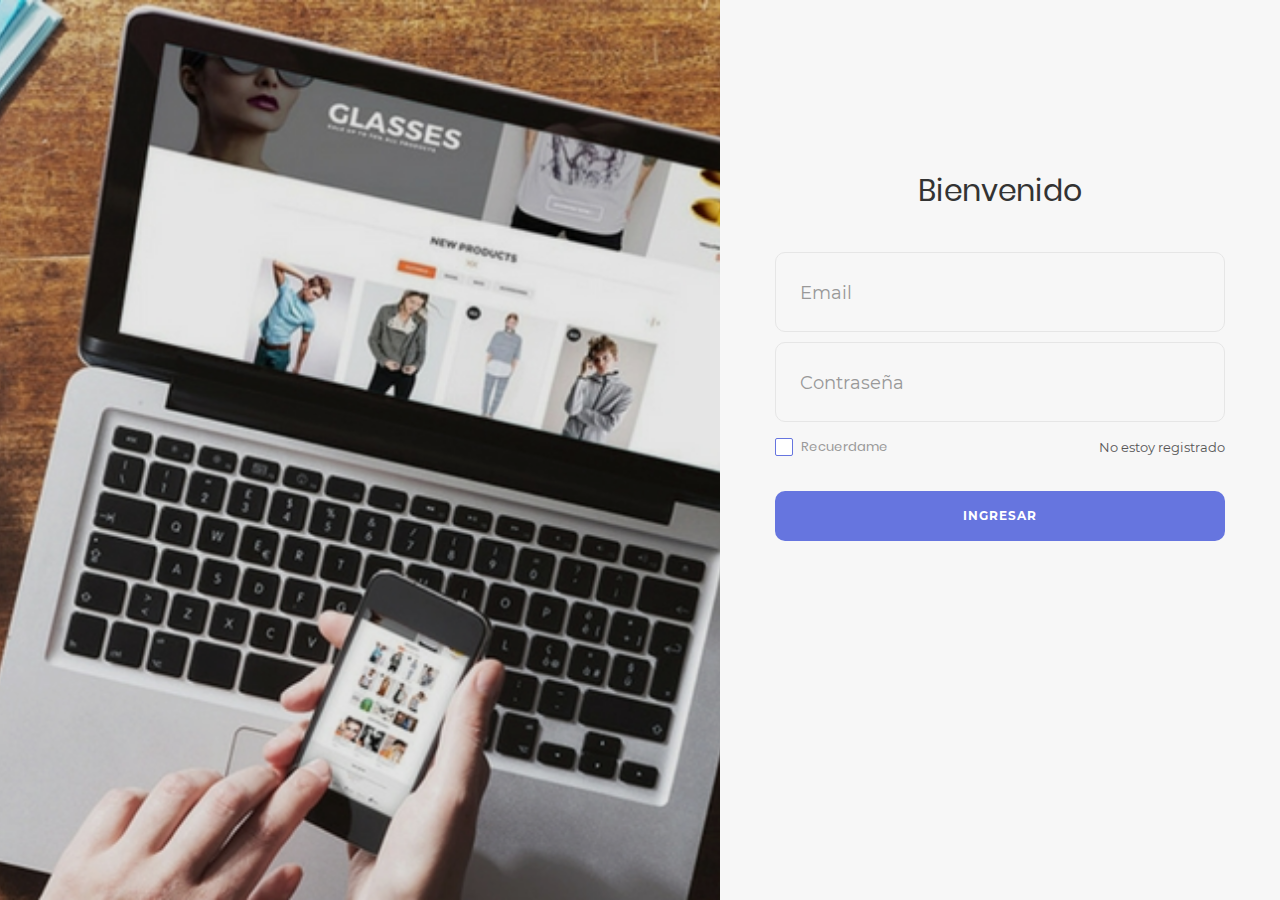
<file: Login/index.html>
<!DOCTYPE html>
<html lang="en">
<head>
	<title>Login V18</title>
	<meta charset="UTF-8">
	<meta name="viewport" content="width=device-width, initial-scale=1">
<!--===============================================================================================-->	
	<link rel="icon" type="image/png" href="images/icons/favicon.ico"/>
<!--===============================================================================================-->
	<link rel="stylesheet" type="text/css" href="vendor/bootstrap/css/bootstrap.min.css">
<!--===============================================================================================-->
	<link rel="stylesheet" type="text/css" href="fonts/font-awesome-4.7.0/css/font-awesome.min.css">
<!--===============================================================================================-->
	<link rel="stylesheet" type="text/css" href="fonts/Linearicons-Free-v1.0.0/icon-font.min.css">
<!--===============================================================================================-->
	<link rel="stylesheet" type="text/css" href="vendor/animate/animate.css">
<!--===============================================================================================-->	
	<link rel="stylesheet" type="text/css" href="vendor/css-hamburgers/hamburgers.min.css">
<!--===============================================================================================-->
	<link rel="stylesheet" type="text/css" href="vendor/animsition/css/animsition.min.css">
<!--===============================================================================================-->
	<link rel="stylesheet" type="text/css" href="vendor/select2/select2.min.css">
<!--===============================================================================================-->	
	<link rel="stylesheet" type="text/css" href="vendor/daterangepicker/daterangepicker.css">
<!--===============================================================================================-->
	<link rel="stylesheet" type="text/css" href="css/util.css">
	<link rel="stylesheet" type="text/css" href="css/main.css">
<!--===============================================================================================-->
</head>
<body style="background-color: #666666;">
	
	<div class="limiter">
		<div class="container-login100">
			<div class="wrap-login100">
			<!--Agrego metodo y action-->
				<form class="login100-form validate-form" method="post" action="procesaLogin.php">
					<span class="login100-form-title p-b-43">
						Bienvenido
					</span>
					
					
					<div class="wrap-input100 validate-input" data-validate = "Ingrese un email correcto - Ej: User@gmail.com">
						<input class="input100" type="email" name="email">
						<span class="focus-input100"></span>
						<span class="label-input100">Email</span>
					</div>
					
					
					
					<div class="wrap-input100 validate-input" data-validate="Ingrese su contraseña">
						<input class="input100" type="password" name="pass">
						<span class="focus-input100"></span>
						<span class="label-input100">Contraseña</span>
					</div>

					<div class="flex-sb-m w-full p-t-3 p-b-32">
						<div class="contact100-form-checkbox">
							<input class="input-checkbox100" id="ckb1" type="checkbox" name="remember-me">
							<label class="label-checkbox100" for="ckb1">
								Recuerdame
							</label>
						</div>

						<div>
							<a href="Registrarse/Registrarse.html" class="txt1">
								No estoy registrado
							</a>
						</div>
					</div>
			

					<div class="container-login100-form-btn">
					<!--Agrego type submit al boton-->
						<button type="submit" class="login100-form-btn">
							Ingresar
						</button>
					</div>
					
					<!--  Ingresar con Facebook o Twitter
					<div class="text-center p-t-46 p-b-20">
						<span class="txt2">
							or sign up using
						</span>
					</div>

					<div class="login100-form-social flex-c-m">
						<a href="#" class="login100-form-social-item flex-c-m bg1 m-r-5">
							<i class="fa fa-facebook-f" aria-hidden="true"></i>
						</a>

						<a href="#" class="login100-form-social-item flex-c-m bg2 m-r-5">
							<i class="fa fa-twitter" aria-hidden="true"></i>
						</a>
					</div>
					
					-->
				</form>

				<div class="login100-more" style="background-image: url('images/login.jpg');">
				</div>
			</div>
		</div>
	</div>
	
	

	
	
<!--===============================================================================================-->
	<script src="vendor/jquery/jquery-3.2.1.min.js"></script>
<!--===============================================================================================-->
	<script src="vendor/animsition/js/animsition.min.js"></script>
<!--===============================================================================================-->
	<script src="vendor/bootstrap/js/popper.js"></script>
	<script src="vendor/bootstrap/js/bootstrap.min.js"></script>
<!--===============================================================================================-->
	<script src="vendor/select2/select2.min.js"></script>
<!--===============================================================================================-->
	<script src="vendor/daterangepicker/moment.min.js"></script>
	<script src="vendor/daterangepicker/daterangepicker.js"></script>
<!--===============================================================================================-->
	<script src="vendor/countdowntime/countdowntime.js"></script>
<!--===============================================================================================-->
	<script src="js/main.js"></script>

	
	
	
	<!--CAMBIOS
	linea 36
	linea 72-->
</body>
</html>
</file>
<file: Login/vendor/daterangepicker/daterangepicker.css>
.daterangepicker {
  position: absolute;
  color: inherit;
  background-color: #fff;
  border-radius: 4px;
  width: 278px;
  padding: 4px;
  margin-top: 1px;
  top: 100px;
  left: 20px;
  /* Calendars */ }
  .daterangepicker:before, .daterangepicker:after {
    position: absolute;
    display: inline-block;
    border-bottom-color: rgba(0, 0, 0, 0.2);
    content: ''; }
  .daterangepicker:before {
    top: -7px;
    border-right: 7px solid transparent;
    border-left: 7px solid transparent;
    border-bottom: 7px solid #ccc; }
  .daterangepicker:after {
    top: -6px;
    border-right: 6px solid transparent;
    border-bottom: 6px solid #fff;
    border-left: 6px solid transparent; }
  .daterangepicker.opensleft:before {
    right: 9px; }
  .daterangepicker.opensleft:after {
    right: 10px; }
  .daterangepicker.openscenter:before {
    left: 0;
    right: 0;
    width: 0;
    margin-left: auto;
    margin-right: auto; }
  .daterangepicker.openscenter:after {
    left: 0;
    right: 0;
    width: 0;
    margin-left: auto;
    margin-right: auto; }
  .daterangepicker.opensright:before {
    left: 9px; }
  .daterangepicker.opensright:after {
    left: 10px; }
  .daterangepicker.dropup {
    margin-top: -5px; }
    .daterangepicker.dropup:before {
      top: initial;
      bottom: -7px;
      border-bottom: initial;
      border-top: 7px solid #ccc; }
    .daterangepicker.dropup:after {
      top: initial;
      bottom: -6px;
      border-bottom: initial;
      border-top: 6px solid #fff; }
  .daterangepicker.dropdown-menu {
    max-width: none;
    z-index: 3001; }
  .daterangepicker.single .ranges, .daterangepicker.single .calendar {
    float: none; }
  .daterangepicker.show-calendar .calendar {
    display: block; }
  .daterangepicker .calendar {
    display: none;
    max-width: 270px;
    margin: 4px; }
    .daterangepicker .calendar.single .calendar-table {
      border: none; }
    .daterangepicker .calendar th, .daterangepicker .calendar td {
      white-space: nowrap;
      text-align: center;
      min-width: 32px; }
  .daterangepicker .calendar-table {
    border: 1px solid #fff;
    padding: 4px;
    border-radius: 4px;
    background-color: #fff; }
  .daterangepicker table {
    width: 100%;
    margin: 0; }
  .daterangepicker td, .daterangepicker th {
    text-align: center;
    width: 20px;
    height: 20px;
    border-radius: 4px;
    border: 1px solid transparent;
    white-space: nowrap;
    cursor: pointer; }
    .daterangepicker td.available:hover, .daterangepicker th.available:hover {
      background-color: #eee;
      border-color: transparent;
      color: inherit; }
    .daterangepicker td.week, .daterangepicker th.week {
      font-size: 80%;
      color: #ccc; }
  .daterangepicker td.off, .daterangepicker td.off.in-range, .daterangepicker td.off.start-date, .daterangepicker td.off.end-date {
    background-color: #fff;
    border-color: transparent;
    color: #999; }
  .daterangepicker td.in-range {
    background-color: #ebf4f8;
    border-color: transparent;
    color: #000;
    border-radius: 0; }
  .daterangepicker td.start-date {
    border-radius: 4px 0 0 4px; }
  .daterangepicker td.end-date {
    border-radius: 0 4px 4px 0; }
  .daterangepicker td.start-date.end-date {
    border-radius: 4px; }
  .daterangepicker td.active, .daterangepicker td.active:hover {
    background-color: #357ebd;
    border-color: transparent;
    color: #fff; }
  .daterangepicker th.month {
    width: auto; }
  .daterangepicker td.disabled, .daterangepicker option.disabled {
    color: #999;
    cursor: not-allowed;
    text-decoration: line-through; }
  .daterangepicker select.monthselect, .daterangepicker select.yearselect {
    font-size: 12px;
    padding: 1px;
    height: auto;
    margin: 0;
    cursor: default; }
  .daterangepicker select.monthselect {
    margin-right: 2%;
    width: 56%; }
  .daterangepicker select.yearselect {
    width: 40%; }
  .daterangepicker select.hourselect, .daterangepicker select.minuteselect, .daterangepicker select.secondselect, .daterangepicker select.ampmselect {
    width: 50px;
    margin-bottom: 0; }
  .daterangepicker .input-mini {
    border: 1px solid #ccc;
    border-radius: 4px;
    color: #555;
    height: 30px;
    line-height: 30px;
    display: block;
    vertical-align: middle;
    margin: 0 0 5px 0;
    padding: 0 6px 0 28px;
    width: 100%; }
    .daterangepicker .input-mini.active {
      border: 1px solid #08c;
      border-radius: 4px; }
  .daterangepicker .daterangepicker_input {
    position: relative; }
    .daterangepicker .daterangepicker_input i {
      position: absolute;
      left: 8px;
      top: 8px; }
  .daterangepicker.rtl .input-mini {
    padding-right: 28px;
    padding-left: 6px; }
  .daterangepicker.rtl .daterangepicker_input i {
    left: auto;
    right: 8px; }
  .daterangepicker .calendar-time {
    text-align: center;
    margin: 5px auto;
    line-height: 30px;
    position: relative;
    padding-left: 28px; }
    .daterangepicker .calendar-time select.disabled {
      color: #ccc;
      cursor: not-allowed; }

.ranges {
  font-size: 11px;
  float: none;
  margin: 4px;
  text-align: left; }
  .ranges ul {
    list-style: none;
    margin: 0 auto;
    padding: 0;
    width: 100%; }
  .ranges li {
    font-size: 13px;
    background-color: #f5f5f5;
    border: 1px solid #f5f5f5;
    border-radius: 4px;
    color: #08c;
    padding: 3px 12px;
    margin-bottom: 8px;
    cursor: pointer; }
    .ranges li:hover {
      background-color: #08c;
      border: 1px solid #08c;
      color: #fff; }
    .ranges li.active {
      background-color: #08c;
      border: 1px solid #08c;
      color: #fff; }

/*  Larger Screen Styling */
@media (min-width: 564px) {
  .daterangepicker {
    width: auto; }
    .daterangepicker .ranges ul {
      width: 160px; }
    .daterangepicker.single .ranges ul {
      width: 100%; }
    .daterangepicker.single .calendar.left {
      clear: none; }
    .daterangepicker.single.ltr .ranges, .daterangepicker.single.ltr .calendar {
      float: left; }
    .daterangepicker.single.rtl .ranges, .daterangepicker.single.rtl .calendar {
      float: right; }
    .daterangepicker.ltr {
      direction: ltr;
      text-align: left; }
      .daterangepicker.ltr .calendar.left {
        clear: left;
        margin-right: 0; }
        .daterangepicker.ltr .calendar.left .calendar-table {
          border-right: none;
          border-top-right-radius: 0;
          border-bottom-right-radius: 0; }
      .daterangepicker.ltr .calendar.right {
        margin-left: 0; }
        .daterangepicker.ltr .calendar.right .calendar-table {
          border-left: none;
          border-top-left-radius: 0;
          border-bottom-left-radius: 0; }
      .daterangepicker.ltr .left .daterangepicker_input {
        padding-right: 12px; }
      .daterangepicker.ltr .calendar.left .calendar-table {
        padding-right: 12px; }
      .daterangepicker.ltr .ranges, .daterangepicker.ltr .calendar {
        float: left; }
    .daterangepicker.rtl {
      direction: rtl;
      text-align: right; }
      .daterangepicker.rtl .calendar.left {
        clear: right;
        margin-left: 0; }
        .daterangepicker.rtl .calendar.left .calendar-table {
          border-left: none;
          border-top-left-radius: 0;
          border-bottom-left-radius: 0; }
      .daterangepicker.rtl .calendar.right {
        margin-right: 0; }
        .daterangepicker.rtl .calendar.right .calendar-table {
          border-right: none;
          border-top-right-radius: 0;
          border-bottom-right-radius: 0; }
      .daterangepicker.rtl .left .daterangepicker_input {
        padding-left: 12px; }
      .daterangepicker.rtl .calendar.left .calendar-table {
        padding-left: 12px; }
      .daterangepicker.rtl .ranges, .daterangepicker.rtl .calendar {
        text-align: right;
        float: right; } }
@media (min-width: 730px) {
  .daterangepicker .ranges {
    width: auto; }
  .daterangepicker.ltr .ranges {
    float: left; }
  .daterangepicker.rtl .ranges {
    float: right; }
  .daterangepicker .calendar.left {
    clear: none !important; } }
</file>
<file: Login/css/util.css>
/*[ FONT SIZE ]
///////////////////////////////////////////////////////////
*/
.fs-1 {font-size: 1px;}
.fs-2 {font-size: 2px;}
.fs-3 {font-size: 3px;}
.fs-4 {font-size: 4px;}
.fs-5 {font-size: 5px;}
.fs-6 {font-size: 6px;}
.fs-7 {font-size: 7px;}
.fs-8 {font-size: 8px;}
.fs-9 {font-size: 9px;}
.fs-10 {font-size: 10px;}
.fs-11 {font-size: 11px;}
.fs-12 {font-size: 12px;}
.fs-13 {font-size: 13px;}
.fs-14 {font-size: 14px;}
.fs-15 {font-size: 15px;}
.fs-16 {font-size: 16px;}
.fs-17 {font-size: 17px;}
.fs-18 {font-size: 18px;}
.fs-19 {font-size: 19px;}
.fs-20 {font-size: 20px;}
.fs-21 {font-size: 21px;}
.fs-22 {font-size: 22px;}
.fs-23 {font-size: 23px;}
.fs-24 {font-size: 24px;}
.fs-25 {font-size: 25px;}
.fs-26 {font-size: 26px;}
.fs-27 {font-size: 27px;}
.fs-28 {font-size: 28px;}
.fs-29 {font-size: 29px;}
.fs-30 {font-size: 30px;}
.fs-31 {font-size: 31px;}
.fs-32 {font-size: 32px;}
.fs-33 {font-size: 33px;}
.fs-34 {font-size: 34px;}
.fs-35 {font-size: 35px;}
.fs-36 {font-size: 36px;}
.fs-37 {font-size: 37px;}
.fs-38 {font-size: 38px;}
.fs-39 {font-size: 39px;}
.fs-40 {font-size: 40px;}
.fs-41 {font-size: 41px;}
.fs-42 {font-size: 42px;}
.fs-43 {font-size: 43px;}
.fs-44 {font-size: 44px;}
.fs-45 {font-size: 45px;}
.fs-46 {font-size: 46px;}
.fs-47 {font-size: 47px;}
.fs-48 {font-size: 48px;}
.fs-49 {font-size: 49px;}
.fs-50 {font-size: 50px;}
.fs-51 {font-size: 51px;}
.fs-52 {font-size: 52px;}
.fs-53 {font-size: 53px;}
.fs-54 {font-size: 54px;}
.fs-55 {font-size: 55px;}
.fs-56 {font-size: 56px;}
.fs-57 {font-size: 57px;}
.fs-58 {font-size: 58px;}
.fs-59 {font-size: 59px;}
.fs-60 {font-size: 60px;}
.fs-61 {font-size: 61px;}
.fs-62 {font-size: 62px;}
.fs-63 {font-size: 63px;}
.fs-64 {font-size: 64px;}
.fs-65 {font-size: 65px;}
.fs-66 {font-size: 66px;}
.fs-67 {font-size: 67px;}
.fs-68 {font-size: 68px;}
.fs-69 {font-size: 69px;}
.fs-70 {font-size: 70px;}
.fs-71 {font-size: 71px;}
.fs-72 {font-size: 72px;}
.fs-73 {font-size: 73px;}
.fs-74 {font-size: 74px;}
.fs-75 {font-size: 75px;}
.fs-76 {font-size: 76px;}
.fs-77 {font-size: 77px;}
.fs-78 {font-size: 78px;}
.fs-79 {font-size: 79px;}
.fs-80 {font-size: 80px;}
.fs-81 {font-size: 81px;}
.fs-82 {font-size: 82px;}
.fs-83 {font-size: 83px;}
.fs-84 {font-size: 84px;}
.fs-85 {font-size: 85px;}
.fs-86 {font-size: 86px;}
.fs-87 {font-size: 87px;}
.fs-88 {font-size: 88px;}
.fs-89 {font-size: 89px;}
.fs-90 {font-size: 90px;}
.fs-91 {font-size: 91px;}
.fs-92 {font-size: 92px;}
.fs-93 {font-size: 93px;}
.fs-94 {font-size: 94px;}
.fs-95 {font-size: 95px;}
.fs-96 {font-size: 96px;}
.fs-97 {font-size: 97px;}
.fs-98 {font-size: 98px;}
.fs-99 {font-size: 99px;}
.fs-100 {font-size: 100px;}
.fs-101 {font-size: 101px;}
.fs-102 {font-size: 102px;}
.fs-103 {font-size: 103px;}
.fs-104 {font-size: 104px;}
.fs-105 {font-size: 105px;}
.fs-106 {font-size: 106px;}
.fs-107 {font-size: 107px;}
.fs-108 {font-size: 108px;}
.fs-109 {font-size: 109px;}
.fs-110 {font-size: 110px;}
.fs-111 {font-size: 111px;}
.fs-112 {font-size: 112px;}
.fs-113 {font-size: 113px;}
.fs-114 {font-size: 114px;}
.fs-115 {font-size: 115px;}
.fs-116 {font-size: 116px;}
.fs-117 {font-size: 117px;}
.fs-118 {font-size: 118px;}
.fs-119 {font-size: 119px;}
.fs-120 {font-size: 120px;}
.fs-121 {font-size: 121px;}
.fs-122 {font-size: 122px;}
.fs-123 {font-size: 123px;}
.fs-124 {font-size: 124px;}
.fs-125 {font-size: 125px;}
.fs-126 {font-size: 126px;}
.fs-127 {font-size: 127px;}
.fs-128 {font-size: 128px;}
.fs-129 {font-size: 129px;}
.fs-130 {font-size: 130px;}
.fs-131 {font-size: 131px;}
.fs-132 {font-size: 132px;}
.fs-133 {font-size: 133px;}
.fs-134 {font-size: 134px;}
.fs-135 {font-size: 135px;}
.fs-136 {font-size: 136px;}
.fs-137 {font-size: 137px;}
.fs-138 {font-size: 138px;}
.fs-139 {font-size: 139px;}
.fs-140 {font-size: 140px;}
.fs-141 {font-size: 141px;}
.fs-142 {font-size: 142px;}
.fs-143 {font-size: 143px;}
.fs-144 {font-size: 144px;}
.fs-145 {font-size: 145px;}
.fs-146 {font-size: 146px;}
.fs-147 {font-size: 147px;}
.fs-148 {font-size: 148px;}
.fs-149 {font-size: 149px;}
.fs-150 {font-size: 150px;}
.fs-151 {font-size: 151px;}
.fs-152 {font-size: 152px;}
.fs-153 {font-size: 153px;}
.fs-154 {font-size: 154px;}
.fs-155 {font-size: 155px;}
.fs-156 {font-size: 156px;}
.fs-157 {font-size: 157px;}
.fs-158 {font-size: 158px;}
.fs-159 {font-size: 159px;}
.fs-160 {font-size: 160px;}
.fs-161 {font-size: 161px;}
.fs-162 {font-size: 162px;}
.fs-163 {font-size: 163px;}
.fs-164 {font-size: 164px;}
.fs-165 {font-size: 165px;}
.fs-166 {font-size: 166px;}
.fs-167 {font-size: 167px;}
.fs-168 {font-size: 168px;}
.fs-169 {font-size: 169px;}
.fs-170 {font-size: 170px;}
.fs-171 {font-size: 171px;}
.fs-172 {font-size: 172px;}
.fs-173 {font-size: 173px;}
.fs-174 {font-size: 174px;}
.fs-175 {font-size: 175px;}
.fs-176 {font-size: 176px;}
.fs-177 {font-size: 177px;}
.fs-178 {font-size: 178px;}
.fs-179 {font-size: 179px;}
.fs-180 {font-size: 180px;}
.fs-181 {font-size: 181px;}
.fs-182 {font-size: 182px;}
.fs-183 {font-size: 183px;}
.fs-184 {font-size: 184px;}
.fs-185 {font-size: 185px;}
.fs-186 {font-size: 186px;}
.fs-187 {font-size: 187px;}
.fs-188 {font-size: 188px;}
.fs-189 {font-size: 189px;}
.fs-190 {font-size: 190px;}
.fs-191 {font-size: 191px;}
.fs-192 {font-size: 192px;}
.fs-193 {font-size: 193px;}
.fs-194 {font-size: 194px;}
.fs-195 {font-size: 195px;}
.fs-196 {font-size: 196px;}
.fs-197 {font-size: 197px;}
.fs-198 {font-size: 198px;}
.fs-199 {font-size: 199px;}
.fs-200 {font-size: 200px;}

/*[ PADDING ]
///////////////////////////////////////////////////////////
*/
.p-t-0 {padding-top: 0px;}
.p-t-1 {padding-top: 1px;}
.p-t-2 {padding-top: 2px;}
.p-t-3 {padding-top: 3px;}
.p-t-4 {padding-top: 4px;}
.p-t-5 {padding-top: 5px;}
.p-t-6 {padding-top: 6px;}
.p-t-7 {padding-top: 7px;}
.p-t-8 {padding-top: 8px;}
.p-t-9 {padding-top: 9px;}
.p-t-10 {padding-top: 10px;}
.p-t-11 {padding-top: 11px;}
.p-t-12 {padding-top: 12px;}
.p-t-13 {padding-top: 13px;}
.p-t-14 {padding-top: 14px;}
.p-t-15 {padding-top: 15px;}
.p-t-16 {padding-top: 16px;}
.p-t-17 {padding-top: 17px;}
.p-t-18 {padding-top: 18px;}
.p-t-19 {padding-top: 19px;}
.p-t-20 {padding-top: 20px;}
.p-t-21 {padding-top: 21px;}
.p-t-22 {padding-top: 22px;}
.p-t-23 {padding-top: 23px;}
.p-t-24 {padding-top: 24px;}
.p-t-25 {padding-top: 25px;}
.p-t-26 {padding-top: 26px;}
.p-t-27 {padding-top: 27px;}
.p-t-28 {padding-top: 28px;}
.p-t-29 {padding-top: 29px;}
.p-t-30 {padding-top: 30px;}
.p-t-31 {padding-top: 31px;}
.p-t-32 {padding-top: 32px;}
.p-t-33 {padding-top: 33px;}
.p-t-34 {padding-top: 34px;}
.p-t-35 {padding-top: 35px;}
.p-t-36 {padding-top: 36px;}
.p-t-37 {padding-top: 37px;}
.p-t-38 {padding-top: 38px;}
.p-t-39 {padding-top: 39px;}
.p-t-40 {padding-top: 40px;}
.p-t-41 {padding-top: 41px;}
.p-t-42 {padding-top: 42px;}
.p-t-43 {padding-top: 43px;}
.p-t-44 {padding-top: 44px;}
.p-t-45 {padding-top: 45px;}
.p-t-46 {padding-top: 46px;}
.p-t-47 {padding-top: 47px;}
.p-t-48 {padding-top: 48px;}
.p-t-49 {padding-top: 49px;}
.p-t-50 {padding-top: 50px;}
.p-t-51 {padding-top: 51px;}
.p-t-52 {padding-top: 52px;}
.p-t-53 {padding-top: 53px;}
.p-t-54 {padding-top: 54px;}
.p-t-55 {padding-top: 55px;}
.p-t-56 {padding-top: 56px;}
.p-t-57 {padding-top: 57px;}
.p-t-58 {padding-top: 58px;}
.p-t-59 {padding-top: 59px;}
.p-t-60 {padding-top: 60px;}
.p-t-61 {padding-top: 61px;}
.p-t-62 {padding-top: 62px;}
.p-t-63 {padding-top: 63px;}
.p-t-64 {padding-top: 64px;}
.p-t-65 {padding-top: 65px;}
.p-t-66 {padding-top: 66px;}
.p-t-67 {padding-top: 67px;}
.p-t-68 {padding-top: 68px;}
.p-t-69 {padding-top: 69px;}
.p-t-70 {padding-top: 70px;}
.p-t-71 {padding-top: 71px;}
.p-t-72 {padding-top: 72px;}
.p-t-73 {padding-top: 73px;}
.p-t-74 {padding-top: 74px;}
.p-t-75 {padding-top: 75px;}
.p-t-76 {padding-top: 76px;}
.p-t-77 {padding-top: 77px;}
.p-t-78 {padding-top: 78px;}
.p-t-79 {padding-top: 79px;}
.p-t-80 {padding-top: 80px;}
.p-t-81 {padding-top: 81px;}
.p-t-82 {padding-top: 82px;}
.p-t-83 {padding-top: 83px;}
.p-t-84 {padding-top: 84px;}
.p-t-85 {padding-top: 85px;}
.p-t-86 {padding-top: 86px;}
.p-t-87 {padding-top: 87px;}
.p-t-88 {padding-top: 88px;}
.p-t-89 {padding-top: 89px;}
.p-t-90 {padding-top: 90px;}
.p-t-91 {padding-top: 91px;}
.p-t-92 {padding-top: 92px;}
.p-t-93 {padding-top: 93px;}
.p-t-94 {padding-top: 94px;}
.p-t-95 {padding-top: 95px;}
.p-t-96 {padding-top: 96px;}
.p-t-97 {padding-top: 97px;}
.p-t-98 {padding-top: 98px;}
.p-t-99 {padding-top: 99px;}
.p-t-100 {padding-top: 100px;}
.p-t-101 {padding-top: 101px;}
.p-t-102 {padding-top: 102px;}
.p-t-103 {padding-top: 103px;}
.p-t-104 {padding-top: 104px;}
.p-t-105 {padding-top: 105px;}
.p-t-106 {padding-top: 106px;}
.p-t-107 {padding-top: 107px;}
.p-t-108 {padding-top: 108px;}
.p-t-109 {padding-top: 109px;}
.p-t-110 {padding-top: 110px;}
.p-t-111 {padding-top: 111px;}
.p-t-112 {padding-top: 112px;}
.p-t-113 {padding-top: 113px;}
.p-t-114 {padding-top: 114px;}
.p-t-115 {padding-top: 115px;}
.p-t-116 {padding-top: 116px;}
.p-t-117 {padding-top: 117px;}
.p-t-118 {padding-top: 118px;}
.p-t-119 {padding-top: 119px;}
.p-t-120 {padding-top: 120px;}
.p-t-121 {padding-top: 121px;}
.p-t-122 {padding-top: 122px;}
.p-t-123 {padding-top: 123px;}
.p-t-124 {padding-top: 124px;}
.p-t-125 {padding-top: 125px;}
.p-t-126 {padding-top: 126px;}
.p-t-127 {padding-top: 127px;}
.p-t-128 {padding-top: 128px;}
.p-t-129 {padding-top: 129px;}
.p-t-130 {padding-top: 130px;}
.p-t-131 {padding-top: 131px;}
.p-t-132 {padding-top: 132px;}
.p-t-133 {padding-top: 133px;}
.p-t-134 {padding-top: 134px;}
.p-t-135 {padding-top: 135px;}
.p-t-136 {padding-top: 136px;}
.p-t-137 {padding-top: 137px;}
.p-t-138 {padding-top: 138px;}
.p-t-139 {padding-top: 139px;}
.p-t-140 {padding-top: 140px;}
.p-t-141 {padding-top: 141px;}
.p-t-142 {padding-top: 142px;}
.p-t-143 {padding-top: 143px;}
.p-t-144 {padding-top: 144px;}
.p-t-145 {padding-top: 145px;}
.p-t-146 {padding-top: 146px;}
.p-t-147 {padding-top: 147px;}
.p-t-148 {padding-top: 148px;}
.p-t-149 {padding-top: 149px;}
.p-t-150 {padding-top: 150px;}
.p-t-151 {padding-top: 151px;}
.p-t-152 {padding-top: 152px;}
.p-t-153 {padding-top: 153px;}
.p-t-154 {padding-top: 154px;}
.p-t-155 {padding-top: 155px;}
.p-t-156 {padding-top: 156px;}
.p-t-157 {padding-top: 157px;}
.p-t-158 {padding-top: 158px;}
.p-t-159 {padding-top: 159px;}
.p-t-160 {padding-top: 160px;}
.p-t-161 {padding-top: 161px;}
.p-t-162 {padding-top: 162px;}
.p-t-163 {padding-top: 163px;}
.p-t-164 {padding-top: 164px;}
.p-t-165 {padding-top: 165px;}
.p-t-166 {padding-top: 166px;}
.p-t-167 {padding-top: 167px;}
.p-t-168 {padding-top: 168px;}
.p-t-169 {padding-top: 169px;}
.p-t-170 {padding-top: 170px;}
.p-t-171 {padding-top: 171px;}
.p-t-172 {padding-top: 172px;}
.p-t-173 {padding-top: 173px;}
.p-t-174 {padding-top: 174px;}
.p-t-175 {padding-top: 175px;}
.p-t-176 {padding-top: 176px;}
.p-t-177 {padding-top: 177px;}
.p-t-178 {padding-top: 178px;}
.p-t-179 {padding-top: 179px;}
.p-t-180 {padding-top: 180px;}
.p-t-181 {padding-top: 181px;}
.p-t-182 {padding-top: 182px;}
.p-t-183 {padding-top: 183px;}
.p-t-184 {padding-top: 184px;}
.p-t-185 {padding-top: 185px;}
.p-t-186 {padding-top: 186px;}
.p-t-187 {padding-top: 187px;}
.p-t-188 {padding-top: 188px;}
.p-t-189 {padding-top: 189px;}
.p-t-190 {padding-top: 190px;}
.p-t-191 {padding-top: 191px;}
.p-t-192 {padding-top: 192px;}
.p-t-193 {padding-top: 193px;}
.p-t-194 {padding-top: 194px;}
.p-t-195 {padding-top: 195px;}
.p-t-196 {padding-top: 196px;}
.p-t-197 {padding-top: 197px;}
.p-t-198 {padding-top: 198px;}
.p-t-199 {padding-top: 199px;}
.p-t-200 {padding-top: 200px;}
.p-t-201 {padding-top: 201px;}
.p-t-202 {padding-top: 202px;}
.p-t-203 {padding-top: 203px;}
.p-t-204 {padding-top: 204px;}
.p-t-205 {padding-top: 205px;}
.p-t-206 {padding-top: 206px;}
.p-t-207 {padding-top: 207px;}
.p-t-208 {padding-top: 208px;}
.p-t-209 {padding-top: 209px;}
.p-t-210 {padding-top: 210px;}
.p-t-211 {padding-top: 211px;}
.p-t-212 {padding-top: 212px;}
.p-t-213 {padding-top: 213px;}
.p-t-214 {padding-top: 214px;}
.p-t-215 {padding-top: 215px;}
.p-t-216 {padding-top: 216px;}
.p-t-217 {padding-top: 217px;}
.p-t-218 {padding-top: 218px;}
.p-t-219 {padding-top: 219px;}
.p-t-220 {padding-top: 220px;}
.p-t-221 {padding-top: 221px;}
.p-t-222 {padding-top: 222px;}
.p-t-223 {padding-top: 223px;}
.p-t-224 {padding-top: 224px;}
.p-t-225 {padding-top: 225px;}
.p-t-226 {padding-top: 226px;}
.p-t-227 {padding-top: 227px;}
.p-t-228 {padding-top: 228px;}
.p-t-229 {padding-top: 229px;}
.p-t-230 {padding-top: 230px;}
.p-t-231 {padding-top: 231px;}
.p-t-232 {padding-top: 232px;}
.p-t-233 {padding-top: 233px;}
.p-t-234 {padding-top: 234px;}
.p-t-235 {padding-top: 235px;}
.p-t-236 {padding-top: 236px;}
.p-t-237 {padding-top: 237px;}
.p-t-238 {padding-top: 238px;}
.p-t-239 {padding-top: 239px;}
.p-t-240 {padding-top: 240px;}
.p-t-241 {padding-top: 241px;}
.p-t-242 {padding-top: 242px;}
.p-t-243 {padding-top: 243px;}
.p-t-244 {padding-top: 244px;}
.p-t-245 {padding-top: 245px;}
.p-t-246 {padding-top: 246px;}
.p-t-247 {padding-top: 247px;}
.p-t-248 {padding-top: 248px;}
.p-t-249 {padding-top: 249px;}
.p-t-250 {padding-top: 250px;}
.p-b-0 {padding-bottom: 0px;}
.p-b-1 {padding-bottom: 1px;}
.p-b-2 {padding-bottom: 2px;}
.p-b-3 {padding-bottom: 3px;}
.p-b-4 {padding-bottom: 4px;}
.p-b-5 {padding-bottom: 5px;}
.p-b-6 {padding-bottom: 6px;}
.p-b-7 {padding-bottom: 7px;}
.p-b-8 {padding-bottom: 8px;}
.p-b-9 {padding-bottom: 9px;}
.p-b-10 {padding-bottom: 10px;}
.p-b-11 {padding-bottom: 11px;}
.p-b-12 {padding-bottom: 12px;}
.p-b-13 {padding-bottom: 13px;}
.p-b-14 {padding-bottom: 14px;}
.p-b-15 {padding-bottom: 15px;}
.p-b-16 {padding-bottom: 16px;}
.p-b-17 {padding-bottom: 17px;}
.p-b-18 {padding-bottom: 18px;}
.p-b-19 {padding-bottom: 19px;}
.p-b-20 {padding-bottom: 20px;}
.p-b-21 {padding-bottom: 21px;}
.p-b-22 {padding-bottom: 22px;}
.p-b-23 {padding-bottom: 23px;}
.p-b-24 {padding-bottom: 24px;}
.p-b-25 {padding-bottom: 25px;}
.p-b-26 {padding-bottom: 26px;}
.p-b-27 {padding-bottom: 27px;}
.p-b-28 {padding-bottom: 28px;}
.p-b-29 {padding-bottom: 29px;}
.p-b-30 {padding-bottom: 30px;}
.p-b-31 {padding-bottom: 31px;}
.p-b-32 {padding-bottom: 32px;}
.p-b-33 {padding-bottom: 33px;}
.p-b-34 {padding-bottom: 34px;}
.p-b-35 {padding-bottom: 35px;}
.p-b-36 {padding-bottom: 36px;}
.p-b-37 {padding-bottom: 37px;}
.p-b-38 {padding-bottom: 38px;}
.p-b-39 {padding-bottom: 39px;}
.p-b-40 {padding-bottom: 40px;}
.p-b-41 {padding-bottom: 41px;}
.p-b-42 {padding-bottom: 42px;}
.p-b-43 {padding-bottom: 43px;}
.p-b-44 {padding-bottom: 44px;}
.p-b-45 {padding-bottom: 45px;}
.p-b-46 {padding-bottom: 46px;}
.p-b-47 {padding-bottom: 47px;}
.p-b-48 {padding-bottom: 48px;}
.p-b-49 {padding-bottom: 49px;}
.p-b-50 {padding-bottom: 50px;}
.p-b-51 {padding-bottom: 51px;}
.p-b-52 {padding-bottom: 52px;}
.p-b-53 {padding-bottom: 53px;}
.p-b-54 {padding-bottom: 54px;}
.p-b-55 {padding-bottom: 55px;}
.p-b-56 {padding-bottom: 56px;}
.p-b-57 {padding-bottom: 57px;}
.p-b-58 {padding-bottom: 58px;}
.p-b-59 {padding-bottom: 59px;}
.p-b-60 {padding-bottom: 60px;}
.p-b-61 {padding-bottom: 61px;}
.p-b-62 {padding-bottom: 62px;}
.p-b-63 {padding-bottom: 63px;}
.p-b-64 {padding-bottom: 64px;}
.p-b-65 {padding-bottom: 65px;}
.p-b-66 {padding-bottom: 66px;}
.p-b-67 {padding-bottom: 67px;}
.p-b-68 {padding-bottom: 68px;}
.p-b-69 {padding-bottom: 69px;}
.p-b-70 {padding-bottom: 70px;}
.p-b-71 {padding-bottom: 71px;}
.p-b-72 {padding-bottom: 72px;}
.p-b-73 {padding-bottom: 73px;}
.p-b-74 {padding-bottom: 74px;}
.p-b-75 {padding-bottom: 75px;}
.p-b-76 {padding-bottom: 76px;}
.p-b-77 {padding-bottom: 77px;}
.p-b-78 {padding-bottom: 78px;}
.p-b-79 {padding-bottom: 79px;}
.p-b-80 {padding-bottom: 80px;}
.p-b-81 {padding-bottom: 81px;}
.p-b-82 {padding-bottom: 82px;}
.p-b-83 {padding-bottom: 83px;}
.p-b-84 {padding-bottom: 84px;}
.p-b-85 {padding-bottom: 85px;}
.p-b-86 {padding-bottom: 86px;}
.p-b-87 {padding-bottom: 87px;}
.p-b-88 {padding-bottom: 88px;}
.p-b-89 {padding-bottom: 89px;}
.p-b-90 {padding-bottom: 90px;}
.p-b-91 {padding-bottom: 91px;}
.p-b-92 {padding-bottom: 92px;}
.p-b-93 {padding-bottom: 93px;}
.p-b-94 {padding-bottom: 94px;}
.p-b-95 {padding-bottom: 95px;}
.p-b-96 {padding-bottom: 96px;}
.p-b-97 {padding-bottom: 97px;}
.p-b-98 {padding-bottom: 98px;}
.p-b-99 {padding-bottom: 99px;}
.p-b-100 {padding-bottom: 100px;}
.p-b-101 {padding-bottom: 101px;}
.p-b-102 {padding-bottom: 102px;}
.p-b-103 {padding-bottom: 103px;}
.p-b-104 {padding-bottom: 104px;}
.p-b-105 {padding-bottom: 105px;}
.p-b-106 {padding-bottom: 106px;}
.p-b-107 {padding-bottom: 107px;}
.p-b-108 {padding-bottom: 108px;}
.p-b-109 {padding-bottom: 109px;}
.p-b-110 {padding-bottom: 110px;}
.p-b-111 {padding-bottom: 111px;}
.p-b-112 {padding-bottom: 112px;}
.p-b-113 {padding-bottom: 113px;}
.p-b-114 {padding-bottom: 114px;}
.p-b-115 {padding-bottom: 115px;}
.p-b-116 {padding-bottom: 116px;}
.p-b-117 {padding-bottom: 117px;}
.p-b-118 {padding-bottom: 118px;}
.p-b-119 {padding-bottom: 119px;}
.p-b-120 {padding-bottom: 120px;}
.p-b-121 {padding-bottom: 121px;}
.p-b-122 {padding-bottom: 122px;}
.p-b-123 {padding-bottom: 123px;}
.p-b-124 {padding-bottom: 124px;}
.p-b-125 {padding-bottom: 125px;}
.p-b-126 {padding-bottom: 126px;}
.p-b-127 {padding-bottom: 127px;}
.p-b-128 {padding-bottom: 128px;}
.p-b-129 {padding-bottom: 129px;}
.p-b-130 {padding-bottom: 130px;}
.p-b-131 {padding-bottom: 131px;}
.p-b-132 {padding-bottom: 132px;}
.p-b-133 {padding-bottom: 133px;}
.p-b-134 {padding-bottom: 134px;}
.p-b-135 {padding-bottom: 135px;}
.p-b-136 {padding-bottom: 136px;}
.p-b-137 {padding-bottom: 137px;}
.p-b-138 {padding-bottom: 138px;}
.p-b-139 {padding-bottom: 139px;}
.p-b-140 {padding-bottom: 140px;}
.p-b-141 {padding-bottom: 141px;}
.p-b-142 {padding-bottom: 142px;}
.p-b-143 {padding-bottom: 143px;}
.p-b-144 {padding-bottom: 144px;}
.p-b-145 {padding-bottom: 145px;}
.p-b-146 {padding-bottom: 146px;}
.p-b-147 {padding-bottom: 147px;}
.p-b-148 {padding-bottom: 148px;}
.p-b-149 {padding-bottom: 149px;}
.p-b-150 {padding-bottom: 150px;}
.p-b-151 {padding-bottom: 151px;}
.p-b-152 {padding-bottom: 152px;}
.p-b-153 {padding-bottom: 153px;}
.p-b-154 {padding-bottom: 154px;}
.p-b-155 {padding-bottom: 155px;}
.p-b-156 {padding-bottom: 156px;}
.p-b-157 {padding-bottom: 157px;}
.p-b-158 {padding-bottom: 158px;}
.p-b-159 {padding-bottom: 159px;}
.p-b-160 {padding-bottom: 160px;}
.p-b-161 {padding-bottom: 161px;}
.p-b-162 {padding-bottom: 162px;}
.p-b-163 {padding-bottom: 163px;}
.p-b-164 {padding-bottom: 164px;}
.p-b-165 {padding-bottom: 165px;}
.p-b-166 {padding-bottom: 166px;}
.p-b-167 {padding-bottom: 167px;}
.p-b-168 {padding-bottom: 168px;}
.p-b-169 {padding-bottom: 169px;}
.p-b-170 {padding-bottom: 170px;}
.p-b-171 {padding-bottom: 171px;}
.p-b-172 {padding-bottom: 172px;}
.p-b-173 {padding-bottom: 173px;}
.p-b-174 {padding-bottom: 174px;}
.p-b-175 {padding-bottom: 175px;}
.p-b-176 {padding-bottom: 176px;}
.p-b-177 {padding-bottom: 177px;}
.p-b-178 {padding-bottom: 178px;}
.p-b-179 {padding-bottom: 179px;}
.p-b-180 {padding-bottom: 180px;}
.p-b-181 {padding-bottom: 181px;}
.p-b-182 {padding-bottom: 182px;}
.p-b-183 {padding-bottom: 183px;}
.p-b-184 {padding-bottom: 184px;}
.p-b-185 {padding-bottom: 185px;}
.p-b-186 {padding-bottom: 186px;}
.p-b-187 {padding-bottom: 187px;}
.p-b-188 {padding-bottom: 188px;}
.p-b-189 {padding-bottom: 189px;}
.p-b-190 {padding-bottom: 190px;}
.p-b-191 {padding-bottom: 191px;}
.p-b-192 {padding-bottom: 192px;}
.p-b-193 {padding-bottom: 193px;}
.p-b-194 {padding-bottom: 194px;}
.p-b-195 {padding-bottom: 195px;}
.p-b-196 {padding-bottom: 196px;}
.p-b-197 {padding-bottom: 197px;}
.p-b-198 {padding-bottom: 198px;}
.p-b-199 {padding-bottom: 199px;}
.p-b-200 {padding-bottom: 200px;}
.p-b-201 {padding-bottom: 201px;}
.p-b-202 {padding-bottom: 202px;}
.p-b-203 {padding-bottom: 203px;}
.p-b-204 {padding-bottom: 204px;}
.p-b-205 {padding-bottom: 205px;}
.p-b-206 {padding-bottom: 206px;}
.p-b-207 {padding-bottom: 207px;}
.p-b-208 {padding-bottom: 208px;}
.p-b-209 {padding-bottom: 209px;}
.p-b-210 {padding-bottom: 210px;}
.p-b-211 {padding-bottom: 211px;}
.p-b-212 {padding-bottom: 212px;}
.p-b-213 {padding-bottom: 213px;}
.p-b-214 {padding-bottom: 214px;}
.p-b-215 {padding-bottom: 215px;}
.p-b-216 {padding-bottom: 216px;}
.p-b-217 {padding-bottom: 217px;}
.p-b-218 {padding-bottom: 218px;}
.p-b-219 {padding-bottom: 219px;}
.p-b-220 {padding-bottom: 220px;}
.p-b-221 {padding-bottom: 221px;}
.p-b-222 {padding-bottom: 222px;}
.p-b-223 {padding-bottom: 223px;}
.p-b-224 {padding-bottom: 224px;}
.p-b-225 {padding-bottom: 225px;}
.p-b-226 {padding-bottom: 226px;}
.p-b-227 {padding-bottom: 227px;}
.p-b-228 {padding-bottom: 228px;}
.p-b-229 {padding-bottom: 229px;}
.p-b-230 {padding-bottom: 230px;}
.p-b-231 {padding-bottom: 231px;}
.p-b-232 {padding-bottom: 232px;}
.p-b-233 {padding-bottom: 233px;}
.p-b-234 {padding-bottom: 234px;}
.p-b-235 {padding-bottom: 235px;}
.p-b-236 {padding-bottom: 236px;}
.p-b-237 {padding-bottom: 237px;}
.p-b-238 {padding-bottom: 238px;}
.p-b-239 {padding-bottom: 239px;}
.p-b-240 {padding-bottom: 240px;}
.p-b-241 {padding-bottom: 241px;}
.p-b-242 {padding-bottom: 242px;}
.p-b-243 {padding-bottom: 243px;}
.p-b-244 {padding-bottom: 244px;}
.p-b-245 {padding-bottom: 245px;}
.p-b-246 {padding-bottom: 246px;}
.p-b-247 {padding-bottom: 247px;}
.p-b-248 {padding-bottom: 248px;}
.p-b-249 {padding-bottom: 249px;}
.p-b-250 {padding-bottom: 250px;}
.p-l-0 {padding-left: 0px;}
.p-l-1 {padding-left: 1px;}
.p-l-2 {padding-left: 2px;}
.p-l-3 {padding-left: 3px;}
.p-l-4 {padding-left: 4px;}
.p-l-5 {padding-left: 5px;}
.p-l-6 {padding-left: 6px;}
.p-l-7 {padding-left: 7px;}
.p-l-8 {padding-left: 8px;}
.p-l-9 {padding-left: 9px;}
.p-l-10 {padding-left: 10px;}
.p-l-11 {padding-left: 11px;}
.p-l-12 {padding-left: 12px;}
.p-l-13 {padding-left: 13px;}
.p-l-14 {padding-left: 14px;}
.p-l-15 {padding-left: 15px;}
.p-l-16 {padding-left: 16px;}
.p-l-17 {padding-left: 17px;}
.p-l-18 {padding-left: 18px;}
.p-l-19 {padding-left: 19px;}
.p-l-20 {padding-left: 20px;}
.p-l-21 {padding-left: 21px;}
.p-l-22 {padding-left: 22px;}
.p-l-23 {padding-left: 23px;}
.p-l-24 {padding-left: 24px;}
.p-l-25 {padding-left: 25px;}
.p-l-26 {padding-left: 26px;}
.p-l-27 {padding-left: 27px;}
.p-l-28 {padding-left: 28px;}
.p-l-29 {padding-left: 29px;}
.p-l-30 {padding-left: 30px;}
.p-l-31 {padding-left: 31px;}
.p-l-32 {padding-left: 32px;}
.p-l-33 {padding-left: 33px;}
.p-l-34 {padding-left: 34px;}
.p-l-35 {padding-left: 35px;}
.p-l-36 {padding-left: 36px;}
.p-l-37 {padding-left: 37px;}
.p-l-38 {padding-left: 38px;}
.p-l-39 {padding-left: 39px;}
.p-l-40 {padding-left: 40px;}
.p-l-41 {padding-left: 41px;}
.p-l-42 {padding-left: 42px;}
.p-l-43 {padding-left: 43px;}
.p-l-44 {padding-left: 44px;}
.p-l-45 {padding-left: 45px;}
.p-l-46 {padding-left: 46px;}
.p-l-47 {padding-left: 47px;}
.p-l-48 {padding-left: 48px;}
.p-l-49 {padding-left: 49px;}
.p-l-50 {padding-left: 50px;}
.p-l-51 {padding-left: 51px;}
.p-l-52 {padding-left: 52px;}
.p-l-53 {padding-left: 53px;}
.p-l-54 {padding-left: 54px;}
.p-l-55 {padding-left: 55px;}
.p-l-56 {padding-left: 56px;}
.p-l-57 {padding-left: 57px;}
.p-l-58 {padding-left: 58px;}
.p-l-59 {padding-left: 59px;}
.p-l-60 {padding-left: 60px;}
.p-l-61 {padding-left: 61px;}
.p-l-62 {padding-left: 62px;}
.p-l-63 {padding-left: 63px;}
.p-l-64 {padding-left: 64px;}
.p-l-65 {padding-left: 65px;}
.p-l-66 {padding-left: 66px;}
.p-l-67 {padding-left: 67px;}
.p-l-68 {padding-left: 68px;}
.p-l-69 {padding-left: 69px;}
.p-l-70 {padding-left: 70px;}
.p-l-71 {padding-left: 71px;}
.p-l-72 {padding-left: 72px;}
.p-l-73 {padding-left: 73px;}
.p-l-74 {padding-left: 74px;}
.p-l-75 {padding-left: 75px;}
.p-l-76 {padding-left: 76px;}
.p-l-77 {padding-left: 77px;}
.p-l-78 {padding-left: 78px;}
.p-l-79 {padding-left: 79px;}
.p-l-80 {padding-left: 80px;}
.p-l-81 {padding-left: 81px;}
.p-l-82 {padding-left: 82px;}
.p-l-83 {padding-left: 83px;}
.p-l-84 {padding-left: 84px;}
.p-l-85 {padding-left: 85px;}
.p-l-86 {padding-left: 86px;}
.p-l-87 {padding-left: 87px;}
.p-l-88 {padding-left: 88px;}
.p-l-89 {padding-left: 89px;}
.p-l-90 {padding-left: 90px;}
.p-l-91 {padding-left: 91px;}
.p-l-92 {padding-left: 92px;}
.p-l-93 {padding-left: 93px;}
.p-l-94 {padding-left: 94px;}
.p-l-95 {padding-left: 95px;}
.p-l-96 {padding-left: 96px;}
.p-l-97 {padding-left: 97px;}
.p-l-98 {padding-left: 98px;}
.p-l-99 {padding-left: 99px;}
.p-l-100 {padding-left: 100px;}
.p-l-101 {padding-left: 101px;}
.p-l-102 {padding-left: 102px;}
.p-l-103 {padding-left: 103px;}
.p-l-104 {padding-left: 104px;}
.p-l-105 {padding-left: 105px;}
.p-l-106 {padding-left: 106px;}
.p-l-107 {padding-left: 107px;}
.p-l-108 {padding-left: 108px;}
.p-l-109 {padding-left: 109px;}
.p-l-110 {padding-left: 110px;}
.p-l-111 {padding-left: 111px;}
.p-l-112 {padding-left: 112px;}
.p-l-113 {padding-left: 113px;}
.p-l-114 {padding-left: 114px;}
.p-l-115 {padding-left: 115px;}
.p-l-116 {padding-left: 116px;}
.p-l-117 {padding-left: 117px;}
.p-l-118 {padding-left: 118px;}
.p-l-119 {padding-left: 119px;}
.p-l-120 {padding-left: 120px;}
.p-l-121 {padding-left: 121px;}
.p-l-122 {padding-left: 122px;}
.p-l-123 {padding-left: 123px;}
.p-l-124 {padding-left: 124px;}
.p-l-125 {padding-left: 125px;}
.p-l-126 {padding-left: 126px;}
.p-l-127 {padding-left: 127px;}
.p-l-128 {padding-left: 128px;}
.p-l-129 {padding-left: 129px;}
.p-l-130 {padding-left: 130px;}
.p-l-131 {padding-left: 131px;}
.p-l-132 {padding-left: 132px;}
.p-l-133 {padding-left: 133px;}
.p-l-134 {padding-left: 134px;}
.p-l-135 {padding-left: 135px;}
.p-l-136 {padding-left: 136px;}
.p-l-137 {padding-left: 137px;}
.p-l-138 {padding-left: 138px;}
.p-l-139 {padding-left: 139px;}
.p-l-140 {padding-left: 140px;}
.p-l-141 {padding-left: 141px;}
.p-l-142 {padding-left: 142px;}
.p-l-143 {padding-left: 143px;}
.p-l-144 {padding-left: 144px;}
.p-l-145 {padding-left: 145px;}
.p-l-146 {padding-left: 146px;}
.p-l-147 {padding-left: 147px;}
.p-l-148 {padding-left: 148px;}
.p-l-149 {padding-left: 149px;}
.p-l-150 {padding-left: 150px;}
.p-l-151 {padding-left: 151px;}
.p-l-152 {padding-left: 152px;}
.p-l-153 {padding-left: 153px;}
.p-l-154 {padding-left: 154px;}
.p-l-155 {padding-left: 155px;}
.p-l-156 {padding-left: 156px;}
.p-l-157 {padding-left: 157px;}
.p-l-158 {padding-left: 158px;}
.p-l-159 {padding-left: 159px;}
.p-l-160 {padding-left: 160px;}
.p-l-161 {padding-left: 161px;}
.p-l-162 {padding-left: 162px;}
.p-l-163 {padding-left: 163px;}
.p-l-164 {padding-left: 164px;}
.p-l-165 {padding-left: 165px;}
.p-l-166 {padding-left: 166px;}
.p-l-167 {padding-left: 167px;}
.p-l-168 {padding-left: 168px;}
.p-l-169 {padding-left: 169px;}
.p-l-170 {padding-left: 170px;}
.p-l-171 {padding-left: 171px;}
.p-l-172 {padding-left: 172px;}
.p-l-173 {padding-left: 173px;}
.p-l-174 {padding-left: 174px;}
.p-l-175 {padding-left: 175px;}
.p-l-176 {padding-left: 176px;}
.p-l-177 {padding-left: 177px;}
.p-l-178 {padding-left: 178px;}
.p-l-179 {padding-left: 179px;}
.p-l-180 {padding-left: 180px;}
.p-l-181 {padding-left: 181px;}
.p-l-182 {padding-left: 182px;}
.p-l-183 {padding-left: 183px;}
.p-l-184 {padding-left: 184px;}
.p-l-185 {padding-left: 185px;}
.p-l-186 {padding-left: 186px;}
.p-l-187 {padding-left: 187px;}
.p-l-188 {padding-left: 188px;}
.p-l-189 {padding-left: 189px;}
.p-l-190 {padding-left: 190px;}
.p-l-191 {padding-left: 191px;}
.p-l-192 {padding-left: 192px;}
.p-l-193 {padding-left: 193px;}
.p-l-194 {padding-left: 194px;}
.p-l-195 {padding-left: 195px;}
.p-l-196 {padding-left: 196px;}
.p-l-197 {padding-left: 197px;}
.p-l-198 {padding-left: 198px;}
.p-l-199 {padding-left: 199px;}
.p-l-200 {padding-left: 200px;}
.p-l-201 {padding-left: 201px;}
.p-l-202 {padding-left: 202px;}
.p-l-203 {padding-left: 203px;}
.p-l-204 {padding-left: 204px;}
.p-l-205 {padding-left: 205px;}
.p-l-206 {padding-left: 206px;}
.p-l-207 {padding-left: 207px;}
.p-l-208 {padding-left: 208px;}
.p-l-209 {padding-left: 209px;}
.p-l-210 {padding-left: 210px;}
.p-l-211 {padding-left: 211px;}
.p-l-212 {padding-left: 212px;}
.p-l-213 {padding-left: 213px;}
.p-l-214 {padding-left: 214px;}
.p-l-215 {padding-left: 215px;}
.p-l-216 {padding-left: 216px;}
.p-l-217 {padding-left: 217px;}
.p-l-218 {padding-left: 218px;}
.p-l-219 {padding-left: 219px;}
.p-l-220 {padding-left: 220px;}
.p-l-221 {padding-left: 221px;}
.p-l-222 {padding-left: 222px;}
.p-l-223 {padding-left: 223px;}
.p-l-224 {padding-left: 224px;}
.p-l-225 {padding-left: 225px;}
.p-l-226 {padding-left: 226px;}
.p-l-227 {padding-left: 227px;}
.p-l-228 {padding-left: 228px;}
.p-l-229 {padding-left: 229px;}
.p-l-230 {padding-left: 230px;}
.p-l-231 {padding-left: 231px;}
.p-l-232 {padding-left: 232px;}
.p-l-233 {padding-left: 233px;}
.p-l-234 {padding-left: 234px;}
.p-l-235 {padding-left: 235px;}
.p-l-236 {padding-left: 236px;}
.p-l-237 {padding-left: 237px;}
.p-l-238 {padding-left: 238px;}
.p-l-239 {padding-left: 239px;}
.p-l-240 {padding-left: 240px;}
.p-l-241 {padding-left: 241px;}
.p-l-242 {padding-left: 242px;}
.p-l-243 {padding-left: 243px;}
.p-l-244 {padding-left: 244px;}
.p-l-245 {padding-left: 245px;}
.p-l-246 {padding-left: 246px;}
.p-l-247 {padding-left: 247px;}
.p-l-248 {padding-left: 248px;}
.p-l-249 {padding-left: 249px;}
.p-l-250 {padding-left: 250px;}
.p-r-0 {padding-right: 0px;}
.p-r-1 {padding-right: 1px;}
.p-r-2 {padding-right: 2px;}
.p-r-3 {padding-right: 3px;}
.p-r-4 {padding-right: 4px;}
.p-r-5 {padding-right: 5px;}
.p-r-6 {padding-right: 6px;}
.p-r-7 {padding-right: 7px;}
.p-r-8 {padding-right: 8px;}
.p-r-9 {padding-right: 9px;}
.p-r-10 {padding-right: 10px;}
.p-r-11 {padding-right: 11px;}
.p-r-12 {padding-right: 12px;}
.p-r-13 {padding-right: 13px;}
.p-r-14 {padding-right: 14px;}
.p-r-15 {padding-right: 15px;}
.p-r-16 {padding-right: 16px;}
.p-r-17 {padding-right: 17px;}
.p-r-18 {padding-right: 18px;}
.p-r-19 {padding-right: 19px;}
.p-r-20 {padding-right: 20px;}
.p-r-21 {padding-right: 21px;}
.p-r-22 {padding-right: 22px;}
.p-r-23 {padding-right: 23px;}
.p-r-24 {padding-right: 24px;}
.p-r-25 {padding-right: 25px;}
.p-r-26 {padding-right: 26px;}
.p-r-27 {padding-right: 27px;}
.p-r-28 {padding-right: 28px;}
.p-r-29 {padding-right: 29px;}
.p-r-30 {padding-right: 30px;}
.p-r-31 {padding-right: 31px;}
.p-r-32 {padding-right: 32px;}
.p-r-33 {padding-right: 33px;}
.p-r-34 {padding-right: 34px;}
.p-r-35 {padding-right: 35px;}
.p-r-36 {padding-right: 36px;}
.p-r-37 {padding-right: 37px;}
.p-r-38 {padding-right: 38px;}
.p-r-39 {padding-right: 39px;}
.p-r-40 {padding-right: 40px;}
.p-r-41 {padding-right: 41px;}
.p-r-42 {padding-right: 42px;}
.p-r-43 {padding-right: 43px;}
.p-r-44 {padding-right: 44px;}
.p-r-45 {padding-right: 45px;}
.p-r-46 {padding-right: 46px;}
.p-r-47 {padding-right: 47px;}
.p-r-48 {padding-right: 48px;}
.p-r-49 {padding-right: 49px;}
.p-r-50 {padding-right: 50px;}
.p-r-51 {padding-right: 51px;}
.p-r-52 {padding-right: 52px;}
.p-r-53 {padding-right: 53px;}
.p-r-54 {padding-right: 54px;}
.p-r-55 {padding-right: 55px;}
.p-r-56 {padding-right: 56px;}
.p-r-57 {padding-right: 57px;}
.p-r-58 {padding-right: 58px;}
.p-r-59 {padding-right: 59px;}
.p-r-60 {padding-right: 60px;}
.p-r-61 {padding-right: 61px;}
.p-r-62 {padding-right: 62px;}
.p-r-63 {padding-right: 63px;}
.p-r-64 {padding-right: 64px;}
.p-r-65 {padding-right: 65px;}
.p-r-66 {padding-right: 66px;}
.p-r-67 {padding-right: 67px;}
.p-r-68 {padding-right: 68px;}
.p-r-69 {padding-right: 69px;}
.p-r-70 {padding-right: 70px;}
.p-r-71 {padding-right: 71px;}
.p-r-72 {padding-right: 72px;}
.p-r-73 {padding-right: 73px;}
.p-r-74 {padding-right: 74px;}
.p-r-75 {padding-right: 75px;}
.p-r-76 {padding-right: 76px;}
.p-r-77 {padding-right: 77px;}
.p-r-78 {padding-right: 78px;}
.p-r-79 {padding-right: 79px;}
.p-r-80 {padding-right: 80px;}
.p-r-81 {padding-right: 81px;}
.p-r-82 {padding-right: 82px;}
.p-r-83 {padding-right: 83px;}
.p-r-84 {padding-right: 84px;}
.p-r-85 {padding-right: 85px;}
.p-r-86 {padding-right: 86px;}
.p-r-87 {padding-right: 87px;}
.p-r-88 {padding-right: 88px;}
.p-r-89 {padding-right: 89px;}
.p-r-90 {padding-right: 90px;}
.p-r-91 {padding-right: 91px;}
.p-r-92 {padding-right: 92px;}
.p-r-93 {padding-right: 93px;}
.p-r-94 {padding-right: 94px;}
.p-r-95 {padding-right: 95px;}
.p-r-96 {padding-right: 96px;}
.p-r-97 {padding-right: 97px;}
.p-r-98 {padding-right: 98px;}
.p-r-99 {padding-right: 99px;}
.p-r-100 {padding-right: 100px;}
.p-r-101 {padding-right: 101px;}
.p-r-102 {padding-right: 102px;}
.p-r-103 {padding-right: 103px;}
.p-r-104 {padding-right: 104px;}
.p-r-105 {padding-right: 105px;}
.p-r-106 {padding-right: 106px;}
.p-r-107 {padding-right: 107px;}
.p-r-108 {padding-right: 108px;}
.p-r-109 {padding-right: 109px;}
.p-r-110 {padding-right: 110px;}
.p-r-111 {padding-right: 111px;}
.p-r-112 {padding-right: 112px;}
.p-r-113 {padding-right: 113px;}
.p-r-114 {padding-right: 114px;}
.p-r-115 {padding-right: 115px;}
.p-r-116 {padding-right: 116px;}
.p-r-117 {padding-right: 117px;}
.p-r-118 {padding-right: 118px;}
.p-r-119 {padding-right: 119px;}
.p-r-120 {padding-right: 120px;}
.p-r-121 {padding-right: 121px;}
.p-r-122 {padding-right: 122px;}
.p-r-123 {padding-right: 123px;}
.p-r-124 {padding-right: 124px;}
.p-r-125 {padding-right: 125px;}
.p-r-126 {padding-right: 126px;}
.p-r-127 {padding-right: 127px;}
.p-r-128 {padding-right: 128px;}
.p-r-129 {padding-right: 129px;}
.p-r-130 {padding-right: 130px;}
.p-r-131 {padding-right: 131px;}
.p-r-132 {padding-right: 132px;}
.p-r-133 {padding-right: 133px;}
.p-r-134 {padding-right: 134px;}
.p-r-135 {padding-right: 135px;}
.p-r-136 {padding-right: 136px;}
.p-r-137 {padding-right: 137px;}
.p-r-138 {padding-right: 138px;}
.p-r-139 {padding-right: 139px;}
.p-r-140 {padding-right: 140px;}
.p-r-141 {padding-right: 141px;}
.p-r-142 {padding-right: 142px;}
.p-r-143 {padding-right: 143px;}
.p-r-144 {padding-right: 144px;}
.p-r-145 {padding-right: 145px;}
.p-r-146 {padding-right: 146px;}
.p-r-147 {padding-right: 147px;}
.p-r-148 {padding-right: 148px;}
.p-r-149 {padding-right: 149px;}
.p-r-150 {padding-right: 150px;}
.p-r-151 {padding-right: 151px;}
.p-r-152 {padding-right: 152px;}
.p-r-153 {padding-right: 153px;}
.p-r-154 {padding-right: 154px;}
.p-r-155 {padding-right: 155px;}
.p-r-156 {padding-right: 156px;}
.p-r-157 {padding-right: 157px;}
.p-r-158 {padding-right: 158px;}
.p-r-159 {padding-right: 159px;}
.p-r-160 {padding-right: 160px;}
.p-r-161 {padding-right: 161px;}
.p-r-162 {padding-right: 162px;}
.p-r-163 {padding-right: 163px;}
.p-r-164 {padding-right: 164px;}
.p-r-165 {padding-right: 165px;}
.p-r-166 {padding-right: 166px;}
.p-r-167 {padding-right: 167px;}
.p-r-168 {padding-right: 168px;}
.p-r-169 {padding-right: 169px;}
.p-r-170 {padding-right: 170px;}
.p-r-171 {padding-right: 171px;}
.p-r-172 {padding-right: 172px;}
.p-r-173 {padding-right: 173px;}
.p-r-174 {padding-right: 174px;}
.p-r-175 {padding-right: 175px;}
.p-r-176 {padding-right: 176px;}
.p-r-177 {padding-right: 177px;}
.p-r-178 {padding-right: 178px;}
.p-r-179 {padding-right: 179px;}
.p-r-180 {padding-right: 180px;}
.p-r-181 {padding-right: 181px;}
.p-r-182 {padding-right: 182px;}
.p-r-183 {padding-right: 183px;}
.p-r-184 {padding-right: 184px;}
.p-r-185 {padding-right: 185px;}
.p-r-186 {padding-right: 186px;}
.p-r-187 {padding-right: 187px;}
.p-r-188 {padding-right: 188px;}
.p-r-189 {padding-right: 189px;}
.p-r-190 {padding-right: 190px;}
.p-r-191 {padding-right: 191px;}
.p-r-192 {padding-right: 192px;}
.p-r-193 {padding-right: 193px;}
.p-r-194 {padding-right: 194px;}
.p-r-195 {padding-right: 195px;}
.p-r-196 {padding-right: 196px;}
.p-r-197 {padding-right: 197px;}
.p-r-198 {padding-right: 198px;}
.p-r-199 {padding-right: 199px;}
.p-r-200 {padding-right: 200px;}
.p-r-201 {padding-right: 201px;}
.p-r-202 {padding-right: 202px;}
.p-r-203 {padding-right: 203px;}
.p-r-204 {padding-right: 204px;}
.p-r-205 {padding-right: 205px;}
.p-r-206 {padding-right: 206px;}
.p-r-207 {padding-right: 207px;}
.p-r-208 {padding-right: 208px;}
.p-r-209 {padding-right: 209px;}
.p-r-210 {padding-right: 210px;}
.p-r-211 {padding-right: 211px;}
.p-r-212 {padding-right: 212px;}
.p-r-213 {padding-right: 213px;}
.p-r-214 {padding-right: 214px;}
.p-r-215 {padding-right: 215px;}
.p-r-216 {padding-right: 216px;}
.p-r-217 {padding-right: 217px;}
.p-r-218 {padding-right: 218px;}
.p-r-219 {padding-right: 219px;}
.p-r-220 {padding-right: 220px;}
.p-r-221 {padding-right: 221px;}
.p-r-222 {padding-right: 222px;}
.p-r-223 {padding-right: 223px;}
.p-r-224 {padding-right: 224px;}
.p-r-225 {padding-right: 225px;}
.p-r-226 {padding-right: 226px;}
.p-r-227 {padding-right: 227px;}
.p-r-228 {padding-right: 228px;}
.p-r-229 {padding-right: 229px;}
.p-r-230 {padding-right: 230px;}
.p-r-231 {padding-right: 231px;}
.p-r-232 {padding-right: 232px;}
.p-r-233 {padding-right: 233px;}
.p-r-234 {padding-right: 234px;}
.p-r-235 {padding-right: 235px;}
.p-r-236 {padding-right: 236px;}
.p-r-237 {padding-right: 237px;}
.p-r-238 {padding-right: 238px;}
.p-r-239 {padding-right: 239px;}
.p-r-240 {padding-right: 240px;}
.p-r-241 {padding-right: 241px;}
.p-r-242 {padding-right: 242px;}
.p-r-243 {padding-right: 243px;}
.p-r-244 {padding-right: 244px;}
.p-r-245 {padding-right: 245px;}
.p-r-246 {padding-right: 246px;}
.p-r-247 {padding-right: 247px;}
.p-r-248 {padding-right: 248px;}
.p-r-249 {padding-right: 249px;}
.p-r-250 {padding-right: 250px;}

/*[ MARGIN ]
///////////////////////////////////////////////////////////
*/
.m-t-0 {margin-top: 0px;}
.m-t-1 {margin-top: 1px;}
.m-t-2 {margin-top: 2px;}
.m-t-3 {margin-top: 3px;}
.m-t-4 {margin-top: 4px;}
.m-t-5 {margin-top: 5px;}
.m-t-6 {margin-top: 6px;}
.m-t-7 {margin-top: 7px;}
.m-t-8 {margin-top: 8px;}
.m-t-9 {margin-top: 9px;}
.m-t-10 {margin-top: 10px;}
.m-t-11 {margin-top: 11px;}
.m-t-12 {margin-top: 12px;}
.m-t-13 {margin-top: 13px;}
.m-t-14 {margin-top: 14px;}
.m-t-15 {margin-top: 15px;}
.m-t-16 {margin-top: 16px;}
.m-t-17 {margin-top: 17px;}
.m-t-18 {margin-top: 18px;}
.m-t-19 {margin-top: 19px;}
.m-t-20 {margin-top: 20px;}
.m-t-21 {margin-top: 21px;}
.m-t-22 {margin-top: 22px;}
.m-t-23 {margin-top: 23px;}
.m-t-24 {margin-top: 24px;}
.m-t-25 {margin-top: 25px;}
.m-t-26 {margin-top: 26px;}
.m-t-27 {margin-top: 27px;}
.m-t-28 {margin-top: 28px;}
.m-t-29 {margin-top: 29px;}
.m-t-30 {margin-top: 30px;}
.m-t-31 {margin-top: 31px;}
.m-t-32 {margin-top: 32px;}
.m-t-33 {margin-top: 33px;}
.m-t-34 {margin-top: 34px;}
.m-t-35 {margin-top: 35px;}
.m-t-36 {margin-top: 36px;}
.m-t-37 {margin-top: 37px;}
.m-t-38 {margin-top: 38px;}
.m-t-39 {margin-top: 39px;}
.m-t-40 {margin-top: 40px;}
.m-t-41 {margin-top: 41px;}
.m-t-42 {margin-top: 42px;}
.m-t-43 {margin-top: 43px;}
.m-t-44 {margin-top: 44px;}
.m-t-45 {margin-top: 45px;}
.m-t-46 {margin-top: 46px;}
.m-t-47 {margin-top: 47px;}
.m-t-48 {margin-top: 48px;}
.m-t-49 {margin-top: 49px;}
.m-t-50 {margin-top: 50px;}
.m-t-51 {margin-top: 51px;}
.m-t-52 {margin-top: 52px;}
.m-t-53 {margin-top: 53px;}
.m-t-54 {margin-top: 54px;}
.m-t-55 {margin-top: 55px;}
.m-t-56 {margin-top: 56px;}
.m-t-57 {margin-top: 57px;}
.m-t-58 {margin-top: 58px;}
.m-t-59 {margin-top: 59px;}
.m-t-60 {margin-top: 60px;}
.m-t-61 {margin-top: 61px;}
.m-t-62 {margin-top: 62px;}
.m-t-63 {margin-top: 63px;}
.m-t-64 {margin-top: 64px;}
.m-t-65 {margin-top: 65px;}
.m-t-66 {margin-top: 66px;}
.m-t-67 {margin-top: 67px;}
.m-t-68 {margin-top: 68px;}
.m-t-69 {margin-top: 69px;}
.m-t-70 {margin-top: 70px;}
.m-t-71 {margin-top: 71px;}
.m-t-72 {margin-top: 72px;}
.m-t-73 {margin-top: 73px;}
.m-t-74 {margin-top: 74px;}
.m-t-75 {margin-top: 75px;}
.m-t-76 {margin-top: 76px;}
.m-t-77 {margin-top: 77px;}
.m-t-78 {margin-top: 78px;}
.m-t-79 {margin-top: 79px;}
.m-t-80 {margin-top: 80px;}
.m-t-81 {margin-top: 81px;}
.m-t-82 {margin-top: 82px;}
.m-t-83 {margin-top: 83px;}
.m-t-84 {margin-top: 84px;}
.m-t-85 {margin-top: 85px;}
.m-t-86 {margin-top: 86px;}
.m-t-87 {margin-top: 87px;}
.m-t-88 {margin-top: 88px;}
.m-t-89 {margin-top: 89px;}
.m-t-90 {margin-top: 90px;}
.m-t-91 {margin-top: 91px;}
.m-t-92 {margin-top: 92px;}
.m-t-93 {margin-top: 93px;}
.m-t-94 {margin-top: 94px;}
.m-t-95 {margin-top: 95px;}
.m-t-96 {margin-top: 96px;}
.m-t-97 {margin-top: 97px;}
.m-t-98 {margin-top: 98px;}
.m-t-99 {margin-top: 99px;}
.m-t-100 {margin-top: 100px;}
.m-t-101 {margin-top: 101px;}
.m-t-102 {margin-top: 102px;}
.m-t-103 {margin-top: 103px;}
.m-t-104 {margin-top: 104px;}
.m-t-105 {margin-top: 105px;}
.m-t-106 {margin-top: 106px;}
.m-t-107 {margin-top: 107px;}
.m-t-108 {margin-top: 108px;}
.m-t-109 {margin-top: 109px;}
.m-t-110 {margin-top: 110px;}
.m-t-111 {margin-top: 111px;}
.m-t-112 {margin-top: 112px;}
.m-t-113 {margin-top: 113px;}
.m-t-114 {margin-top: 114px;}
.m-t-115 {margin-top: 115px;}
.m-t-116 {margin-top: 116px;}
.m-t-117 {margin-top: 117px;}
.m-t-118 {margin-top: 118px;}
.m-t-119 {margin-top: 119px;}
.m-t-120 {margin-top: 120px;}
.m-t-121 {margin-top: 121px;}
.m-t-122 {margin-top: 122px;}
.m-t-123 {margin-top: 123px;}
.m-t-124 {margin-top: 124px;}
.m-t-125 {margin-top: 125px;}
.m-t-126 {margin-top: 126px;}
.m-t-127 {margin-top: 127px;}
.m-t-128 {margin-top: 128px;}
.m-t-129 {margin-top: 129px;}
.m-t-130 {margin-top: 130px;}
.m-t-131 {margin-top: 131px;}
.m-t-132 {margin-top: 132px;}
.m-t-133 {margin-top: 133px;}
.m-t-134 {margin-top: 134px;}
.m-t-135 {margin-top: 135px;}
.m-t-136 {margin-top: 136px;}
.m-t-137 {margin-top: 137px;}
.m-t-138 {margin-top: 138px;}
.m-t-139 {margin-top: 139px;}
.m-t-140 {margin-top: 140px;}
.m-t-141 {margin-top: 141px;}
.m-t-142 {margin-top: 142px;}
.m-t-143 {margin-top: 143px;}
.m-t-144 {margin-top: 144px;}
.m-t-145 {margin-top: 145px;}
.m-t-146 {margin-top: 146px;}
.m-t-147 {margin-top: 147px;}
.m-t-148 {margin-top: 148px;}
.m-t-149 {margin-top: 149px;}
.m-t-150 {margin-top: 150px;}
.m-t-151 {margin-top: 151px;}
.m-t-152 {margin-top: 152px;}
.m-t-153 {margin-top: 153px;}
.m-t-154 {margin-top: 154px;}
.m-t-155 {margin-top: 155px;}
.m-t-156 {margin-top: 156px;}
.m-t-157 {margin-top: 157px;}
.m-t-158 {margin-top: 158px;}
.m-t-159 {margin-top: 159px;}
.m-t-160 {margin-top: 160px;}
.m-t-161 {margin-top: 161px;}
.m-t-162 {margin-top: 162px;}
.m-t-163 {margin-top: 163px;}
.m-t-164 {margin-top: 164px;}
.m-t-165 {margin-top: 165px;}
.m-t-166 {margin-top: 166px;}
.m-t-167 {margin-top: 167px;}
.m-t-168 {margin-top: 168px;}
.m-t-169 {margin-top: 169px;}
.m-t-170 {margin-top: 170px;}
.m-t-171 {margin-top: 171px;}
.m-t-172 {margin-top: 172px;}
.m-t-173 {margin-top: 173px;}
.m-t-174 {margin-top: 174px;}
.m-t-175 {margin-top: 175px;}
.m-t-176 {margin-top: 176px;}
.m-t-177 {margin-top: 177px;}
.m-t-178 {margin-top: 178px;}
.m-t-179 {margin-top: 179px;}
.m-t-180 {margin-top: 180px;}
.m-t-181 {margin-top: 181px;}
.m-t-182 {margin-top: 182px;}
.m-t-183 {margin-top: 183px;}
.m-t-184 {margin-top: 184px;}
.m-t-185 {margin-top: 185px;}
.m-t-186 {margin-top: 186px;}
.m-t-187 {margin-top: 187px;}
.m-t-188 {margin-top: 188px;}
.m-t-189 {margin-top: 189px;}
.m-t-190 {margin-top: 190px;}
.m-t-191 {margin-top: 191px;}
.m-t-192 {margin-top: 192px;}
.m-t-193 {margin-top: 193px;}
.m-t-194 {margin-top: 194px;}
.m-t-195 {margin-top: 195px;}
.m-t-196 {margin-top: 196px;}
.m-t-197 {margin-top: 197px;}
.m-t-198 {margin-top: 198px;}
.m-t-199 {margin-top: 199px;}
.m-t-200 {margin-top: 200px;}
.m-t-201 {margin-top: 201px;}
.m-t-202 {margin-top: 202px;}
.m-t-203 {margin-top: 203px;}
.m-t-204 {margin-top: 204px;}
.m-t-205 {margin-top: 205px;}
.m-t-206 {margin-top: 206px;}
.m-t-207 {margin-top: 207px;}
.m-t-208 {margin-top: 208px;}
.m-t-209 {margin-top: 209px;}
.m-t-210 {margin-top: 210px;}
.m-t-211 {margin-top: 211px;}
.m-t-212 {margin-top: 212px;}
.m-t-213 {margin-top: 213px;}
.m-t-214 {margin-top: 214px;}
.m-t-215 {margin-top: 215px;}
.m-t-216 {margin-top: 216px;}
.m-t-217 {margin-top: 217px;}
.m-t-218 {margin-top: 218px;}
.m-t-219 {margin-top: 219px;}
.m-t-220 {margin-top: 220px;}
.m-t-221 {margin-top: 221px;}
.m-t-222 {margin-top: 222px;}
.m-t-223 {margin-top: 223px;}
.m-t-224 {margin-top: 224px;}
.m-t-225 {margin-top: 225px;}
.m-t-226 {margin-top: 226px;}
.m-t-227 {margin-top: 227px;}
.m-t-228 {margin-top: 228px;}
.m-t-229 {margin-top: 229px;}
.m-t-230 {margin-top: 230px;}
.m-t-231 {margin-top: 231px;}
.m-t-232 {margin-top: 232px;}
.m-t-233 {margin-top: 233px;}
.m-t-234 {margin-top: 234px;}
.m-t-235 {margin-top: 235px;}
.m-t-236 {margin-top: 236px;}
.m-t-237 {margin-top: 237px;}
.m-t-238 {margin-top: 238px;}
.m-t-239 {margin-top: 239px;}
.m-t-240 {margin-top: 240px;}
.m-t-241 {margin-top: 241px;}
.m-t-242 {margin-top: 242px;}
.m-t-243 {margin-top: 243px;}
.m-t-244 {margin-top: 244px;}
.m-t-245 {margin-top: 245px;}
.m-t-246 {margin-top: 246px;}
.m-t-247 {margin-top: 247px;}
.m-t-248 {margin-top: 248px;}
.m-t-249 {margin-top: 249px;}
.m-t-250 {margin-top: 250px;}
.m-b-0 {margin-bottom: 0px;}
.m-b-1 {margin-bottom: 1px;}
.m-b-2 {margin-bottom: 2px;}
.m-b-3 {margin-bottom: 3px;}
.m-b-4 {margin-bottom: 4px;}
.m-b-5 {margin-bottom: 5px;}
.m-b-6 {margin-bottom: 6px;}
.m-b-7 {margin-bottom: 7px;}
.m-b-8 {margin-bottom: 8px;}
.m-b-9 {margin-bottom: 9px;}
.m-b-10 {margin-bottom: 10px;}
.m-b-11 {margin-bottom: 11px;}
.m-b-12 {margin-bottom: 12px;}
.m-b-13 {margin-bottom: 13px;}
.m-b-14 {margin-bottom: 14px;}
.m-b-15 {margin-bottom: 15px;}
.m-b-16 {margin-bottom: 16px;}
.m-b-17 {margin-bottom: 17px;}
.m-b-18 {margin-bottom: 18px;}
.m-b-19 {margin-bottom: 19px;}
.m-b-20 {margin-bottom: 20px;}
.m-b-21 {margin-bottom: 21px;}
.m-b-22 {margin-bottom: 22px;}
.m-b-23 {margin-bottom: 23px;}
.m-b-24 {margin-bottom: 24px;}
.m-b-25 {margin-bottom: 25px;}
.m-b-26 {margin-bottom: 26px;}
.m-b-27 {margin-bottom: 27px;}
.m-b-28 {margin-bottom: 28px;}
.m-b-29 {margin-bottom: 29px;}
.m-b-30 {margin-bottom: 30px;}
.m-b-31 {margin-bottom: 31px;}
.m-b-32 {margin-bottom: 32px;}
.m-b-33 {margin-bottom: 33px;}
.m-b-34 {margin-bottom: 34px;}
.m-b-35 {margin-bottom: 35px;}
.m-b-36 {margin-bottom: 36px;}
.m-b-37 {margin-bottom: 37px;}
.m-b-38 {margin-bottom: 38px;}
.m-b-39 {margin-bottom: 39px;}
.m-b-40 {margin-bottom: 40px;}
.m-b-41 {margin-bottom: 41px;}
.m-b-42 {margin-bottom: 42px;}
.m-b-43 {margin-bottom: 43px;}
.m-b-44 {margin-bottom: 44px;}
.m-b-45 {margin-bottom: 45px;}
.m-b-46 {margin-bottom: 46px;}
.m-b-47 {margin-bottom: 47px;}
.m-b-48 {margin-bottom: 48px;}
.m-b-49 {margin-bottom: 49px;}
.m-b-50 {margin-bottom: 50px;}
.m-b-51 {margin-bottom: 51px;}
.m-b-52 {margin-bottom: 52px;}
.m-b-53 {margin-bottom: 53px;}
.m-b-54 {margin-bottom: 54px;}
.m-b-55 {margin-bottom: 55px;}
.m-b-56 {margin-bottom: 56px;}
.m-b-57 {margin-bottom: 57px;}
.m-b-58 {margin-bottom: 58px;}
.m-b-59 {margin-bottom: 59px;}
.m-b-60 {margin-bottom: 60px;}
.m-b-61 {margin-bottom: 61px;}
.m-b-62 {margin-bottom: 62px;}
.m-b-63 {margin-bottom: 63px;}
.m-b-64 {margin-bottom: 64px;}
.m-b-65 {margin-bottom: 65px;}
.m-b-66 {margin-bottom: 66px;}
.m-b-67 {margin-bottom: 67px;}
.m-b-68 {margin-bottom: 68px;}
.m-b-69 {margin-bottom: 69px;}
.m-b-70 {margin-bottom: 70px;}
.m-b-71 {margin-bottom: 71px;}
.m-b-72 {margin-bottom: 72px;}
.m-b-73 {margin-bottom: 73px;}
.m-b-74 {margin-bottom: 74px;}
.m-b-75 {margin-bottom: 75px;}
.m-b-76 {margin-bottom: 76px;}
.m-b-77 {margin-bottom: 77px;}
.m-b-78 {margin-bottom: 78px;}
.m-b-79 {margin-bottom: 79px;}
.m-b-80 {margin-bottom: 80px;}
.m-b-81 {margin-bottom: 81px;}
.m-b-82 {margin-bottom: 82px;}
.m-b-83 {margin-bottom: 83px;}
.m-b-84 {margin-bottom: 84px;}
.m-b-85 {margin-bottom: 85px;}
.m-b-86 {margin-bottom: 86px;}
.m-b-87 {margin-bottom: 87px;}
.m-b-88 {margin-bottom: 88px;}
.m-b-89 {margin-bottom: 89px;}
.m-b-90 {margin-bottom: 90px;}
.m-b-91 {margin-bottom: 91px;}
.m-b-92 {margin-bottom: 92px;}
.m-b-93 {margin-bottom: 93px;}
.m-b-94 {margin-bottom: 94px;}
.m-b-95 {margin-bottom: 95px;}
.m-b-96 {margin-bottom: 96px;}
.m-b-97 {margin-bottom: 97px;}
.m-b-98 {margin-bottom: 98px;}
.m-b-99 {margin-bottom: 99px;}
.m-b-100 {margin-bottom: 100px;}
.m-b-101 {margin-bottom: 101px;}
.m-b-102 {margin-bottom: 102px;}
.m-b-103 {margin-bottom: 103px;}
.m-b-104 {margin-bottom: 104px;}
.m-b-105 {margin-bottom: 105px;}
.m-b-106 {margin-bottom: 106px;}
.m-b-107 {margin-bottom: 107px;}
.m-b-108 {margin-bottom: 108px;}
.m-b-109 {margin-bottom: 109px;}
.m-b-110 {margin-bottom: 110px;}
.m-b-111 {margin-bottom: 111px;}
.m-b-112 {margin-bottom: 112px;}
.m-b-113 {margin-bottom: 113px;}
.m-b-114 {margin-bottom: 114px;}
.m-b-115 {margin-bottom: 115px;}
.m-b-116 {margin-bottom: 116px;}
.m-b-117 {margin-bottom: 117px;}
.m-b-118 {margin-bottom: 118px;}
.m-b-119 {margin-bottom: 119px;}
.m-b-120 {margin-bottom: 120px;}
.m-b-121 {margin-bottom: 121px;}
.m-b-122 {margin-bottom: 122px;}
.m-b-123 {margin-bottom: 123px;}
.m-b-124 {margin-bottom: 124px;}
.m-b-125 {margin-bottom: 125px;}
.m-b-126 {margin-bottom: 126px;}
.m-b-127 {margin-bottom: 127px;}
.m-b-128 {margin-bottom: 128px;}
.m-b-129 {margin-bottom: 129px;}
.m-b-130 {margin-bottom: 130px;}
.m-b-131 {margin-bottom: 131px;}
.m-b-132 {margin-bottom: 132px;}
.m-b-133 {margin-bottom: 133px;}
.m-b-134 {margin-bottom: 134px;}
.m-b-135 {margin-bottom: 135px;}
.m-b-136 {margin-bottom: 136px;}
.m-b-137 {margin-bottom: 137px;}
.m-b-138 {margin-bottom: 138px;}
.m-b-139 {margin-bottom: 139px;}
.m-b-140 {margin-bottom: 140px;}
.m-b-141 {margin-bottom: 141px;}
.m-b-142 {margin-bottom: 142px;}
.m-b-143 {margin-bottom: 143px;}
.m-b-144 {margin-bottom: 144px;}
.m-b-145 {margin-bottom: 145px;}
.m-b-146 {margin-bottom: 146px;}
.m-b-147 {margin-bottom: 147px;}
.m-b-148 {margin-bottom: 148px;}
.m-b-149 {margin-bottom: 149px;}
.m-b-150 {margin-bottom: 150px;}
.m-b-151 {margin-bottom: 151px;}
.m-b-152 {margin-bottom: 152px;}
.m-b-153 {margin-bottom: 153px;}
.m-b-154 {margin-bottom: 154px;}
.m-b-155 {margin-bottom: 155px;}
.m-b-156 {margin-bottom: 156px;}
.m-b-157 {margin-bottom: 157px;}
.m-b-158 {margin-bottom: 158px;}
.m-b-159 {margin-bottom: 159px;}
.m-b-160 {margin-bottom: 160px;}
.m-b-161 {margin-bottom: 161px;}
.m-b-162 {margin-bottom: 162px;}
.m-b-163 {margin-bottom: 163px;}
.m-b-164 {margin-bottom: 164px;}
.m-b-165 {margin-bottom: 165px;}
.m-b-166 {margin-bottom: 166px;}
.m-b-167 {margin-bottom: 167px;}
.m-b-168 {margin-bottom: 168px;}
.m-b-169 {margin-bottom: 169px;}
.m-b-170 {margin-bottom: 170px;}
.m-b-171 {margin-bottom: 171px;}
.m-b-172 {margin-bottom: 172px;}
.m-b-173 {margin-bottom: 173px;}
.m-b-174 {margin-bottom: 174px;}
.m-b-175 {margin-bottom: 175px;}
.m-b-176 {margin-bottom: 176px;}
.m-b-177 {margin-bottom: 177px;}
.m-b-178 {margin-bottom: 178px;}
.m-b-179 {margin-bottom: 179px;}
.m-b-180 {margin-bottom: 180px;}
.m-b-181 {margin-bottom: 181px;}
.m-b-182 {margin-bottom: 182px;}
.m-b-183 {margin-bottom: 183px;}
.m-b-184 {margin-bottom: 184px;}
.m-b-185 {margin-bottom: 185px;}
.m-b-186 {margin-bottom: 186px;}
.m-b-187 {margin-bottom: 187px;}
.m-b-188 {margin-bottom: 188px;}
.m-b-189 {margin-bottom: 189px;}
.m-b-190 {margin-bottom: 190px;}
.m-b-191 {margin-bottom: 191px;}
.m-b-192 {margin-bottom: 192px;}
.m-b-193 {margin-bottom: 193px;}
.m-b-194 {margin-bottom: 194px;}
.m-b-195 {margin-bottom: 195px;}
.m-b-196 {margin-bottom: 196px;}
.m-b-197 {margin-bottom: 197px;}
.m-b-198 {margin-bottom: 198px;}
.m-b-199 {margin-bottom: 199px;}
.m-b-200 {margin-bottom: 200px;}
.m-b-201 {margin-bottom: 201px;}
.m-b-202 {margin-bottom: 202px;}
.m-b-203 {margin-bottom: 203px;}
.m-b-204 {margin-bottom: 204px;}
.m-b-205 {margin-bottom: 205px;}
.m-b-206 {margin-bottom: 206px;}
.m-b-207 {margin-bottom: 207px;}
.m-b-208 {margin-bottom: 208px;}
.m-b-209 {margin-bottom: 209px;}
.m-b-210 {margin-bottom: 210px;}
.m-b-211 {margin-bottom: 211px;}
.m-b-212 {margin-bottom: 212px;}
.m-b-213 {margin-bottom: 213px;}
.m-b-214 {margin-bottom: 214px;}
.m-b-215 {margin-bottom: 215px;}
.m-b-216 {margin-bottom: 216px;}
.m-b-217 {margin-bottom: 217px;}
.m-b-218 {margin-bottom: 218px;}
.m-b-219 {margin-bottom: 219px;}
.m-b-220 {margin-bottom: 220px;}
.m-b-221 {margin-bottom: 221px;}
.m-b-222 {margin-bottom: 222px;}
.m-b-223 {margin-bottom: 223px;}
.m-b-224 {margin-bottom: 224px;}
.m-b-225 {margin-bottom: 225px;}
.m-b-226 {margin-bottom: 226px;}
.m-b-227 {margin-bottom: 227px;}
.m-b-228 {margin-bottom: 228px;}
.m-b-229 {margin-bottom: 229px;}
.m-b-230 {margin-bottom: 230px;}
.m-b-231 {margin-bottom: 231px;}
.m-b-232 {margin-bottom: 232px;}
.m-b-233 {margin-bottom: 233px;}
.m-b-234 {margin-bottom: 234px;}
.m-b-235 {margin-bottom: 235px;}
.m-b-236 {margin-bottom: 236px;}
.m-b-237 {margin-bottom: 237px;}
.m-b-238 {margin-bottom: 238px;}
.m-b-239 {margin-bottom: 239px;}
.m-b-240 {margin-bottom: 240px;}
.m-b-241 {margin-bottom: 241px;}
.m-b-242 {margin-bottom: 242px;}
.m-b-243 {margin-bottom: 243px;}
.m-b-244 {margin-bottom: 244px;}
.m-b-245 {margin-bottom: 245px;}
.m-b-246 {margin-bottom: 246px;}
.m-b-247 {margin-bottom: 247px;}
.m-b-248 {margin-bottom: 248px;}
.m-b-249 {margin-bottom: 249px;}
.m-b-250 {margin-bottom: 250px;}
.m-l-0 {margin-left: 0px;}
.m-l-1 {margin-left: 1px;}
.m-l-2 {margin-left: 2px;}
.m-l-3 {margin-left: 3px;}
.m-l-4 {margin-left: 4px;}
.m-l-5 {margin-left: 5px;}
.m-l-6 {margin-left: 6px;}
.m-l-7 {margin-left: 7px;}
.m-l-8 {margin-left: 8px;}
.m-l-9 {margin-left: 9px;}
.m-l-10 {margin-left: 10px;}
.m-l-11 {margin-left: 11px;}
.m-l-12 {margin-left: 12px;}
.m-l-13 {margin-left: 13px;}
.m-l-14 {margin-left: 14px;}
.m-l-15 {margin-left: 15px;}
.m-l-16 {margin-left: 16px;}
.m-l-17 {margin-left: 17px;}
.m-l-18 {margin-left: 18px;}
.m-l-19 {margin-left: 19px;}
.m-l-20 {margin-left: 20px;}
.m-l-21 {margin-left: 21px;}
.m-l-22 {margin-left: 22px;}
.m-l-23 {margin-left: 23px;}
.m-l-24 {margin-left: 24px;}
.m-l-25 {margin-left: 25px;}
.m-l-26 {margin-left: 26px;}
.m-l-27 {margin-left: 27px;}
.m-l-28 {margin-left: 28px;}
.m-l-29 {margin-left: 29px;}
.m-l-30 {margin-left: 30px;}
.m-l-31 {margin-left: 31px;}
.m-l-32 {margin-left: 32px;}
.m-l-33 {margin-left: 33px;}
.m-l-34 {margin-left: 34px;}
.m-l-35 {margin-left: 35px;}
.m-l-36 {margin-left: 36px;}
.m-l-37 {margin-left: 37px;}
.m-l-38 {margin-left: 38px;}
.m-l-39 {margin-left: 39px;}
.m-l-40 {margin-left: 40px;}
.m-l-41 {margin-left: 41px;}
.m-l-42 {margin-left: 42px;}
.m-l-43 {margin-left: 43px;}
.m-l-44 {margin-left: 44px;}
.m-l-45 {margin-left: 45px;}
.m-l-46 {margin-left: 46px;}
.m-l-47 {margin-left: 47px;}
.m-l-48 {margin-left: 48px;}
.m-l-49 {margin-left: 49px;}
.m-l-50 {margin-left: 50px;}
.m-l-51 {margin-left: 51px;}
.m-l-52 {margin-left: 52px;}
.m-l-53 {margin-left: 53px;}
.m-l-54 {margin-left: 54px;}
.m-l-55 {margin-left: 55px;}
.m-l-56 {margin-left: 56px;}
.m-l-57 {margin-left: 57px;}
.m-l-58 {margin-left: 58px;}
.m-l-59 {margin-left: 59px;}
.m-l-60 {margin-left: 60px;}
.m-l-61 {margin-left: 61px;}
.m-l-62 {margin-left: 62px;}
.m-l-63 {margin-left: 63px;}
.m-l-64 {margin-left: 64px;}
.m-l-65 {margin-left: 65px;}
.m-l-66 {margin-left: 66px;}
.m-l-67 {margin-left: 67px;}
.m-l-68 {margin-left: 68px;}
.m-l-69 {margin-left: 69px;}
.m-l-70 {margin-left: 70px;}
.m-l-71 {margin-left: 71px;}
.m-l-72 {margin-left: 72px;}
.m-l-73 {margin-left: 73px;}
.m-l-74 {margin-left: 74px;}
.m-l-75 {margin-left: 75px;}
.m-l-76 {margin-left: 76px;}
.m-l-77 {margin-left: 77px;}
.m-l-78 {margin-left: 78px;}
.m-l-79 {margin-left: 79px;}
.m-l-80 {margin-left: 80px;}
.m-l-81 {margin-left: 81px;}
.m-l-82 {margin-left: 82px;}
.m-l-83 {margin-left: 83px;}
.m-l-84 {margin-left: 84px;}
.m-l-85 {margin-left: 85px;}
.m-l-86 {margin-left: 86px;}
.m-l-87 {margin-left: 87px;}
.m-l-88 {margin-left: 88px;}
.m-l-89 {margin-left: 89px;}
.m-l-90 {margin-left: 90px;}
.m-l-91 {margin-left: 91px;}
.m-l-92 {margin-left: 92px;}
.m-l-93 {margin-left: 93px;}
.m-l-94 {margin-left: 94px;}
.m-l-95 {margin-left: 95px;}
.m-l-96 {margin-left: 96px;}
.m-l-97 {margin-left: 97px;}
.m-l-98 {margin-left: 98px;}
.m-l-99 {margin-left: 99px;}
.m-l-100 {margin-left: 100px;}
.m-l-101 {margin-left: 101px;}
.m-l-102 {margin-left: 102px;}
.m-l-103 {margin-left: 103px;}
.m-l-104 {margin-left: 104px;}
.m-l-105 {margin-left: 105px;}
.m-l-106 {margin-left: 106px;}
.m-l-107 {margin-left: 107px;}
.m-l-108 {margin-left: 108px;}
.m-l-109 {margin-left: 109px;}
.m-l-110 {margin-left: 110px;}
.m-l-111 {margin-left: 111px;}
.m-l-112 {margin-left: 112px;}
.m-l-113 {margin-left: 113px;}
.m-l-114 {margin-left: 114px;}
.m-l-115 {margin-left: 115px;}
.m-l-116 {margin-left: 116px;}
.m-l-117 {margin-left: 117px;}
.m-l-118 {margin-left: 118px;}
.m-l-119 {margin-left: 119px;}
.m-l-120 {margin-left: 120px;}
.m-l-121 {margin-left: 121px;}
.m-l-122 {margin-left: 122px;}
.m-l-123 {margin-left: 123px;}
.m-l-124 {margin-left: 124px;}
.m-l-125 {margin-left: 125px;}
.m-l-126 {margin-left: 126px;}
.m-l-127 {margin-left: 127px;}
.m-l-128 {margin-left: 128px;}
.m-l-129 {margin-left: 129px;}
.m-l-130 {margin-left: 130px;}
.m-l-131 {margin-left: 131px;}
.m-l-132 {margin-left: 132px;}
.m-l-133 {margin-left: 133px;}
.m-l-134 {margin-left: 134px;}
.m-l-135 {margin-left: 135px;}
.m-l-136 {margin-left: 136px;}
.m-l-137 {margin-left: 137px;}
.m-l-138 {margin-left: 138px;}
.m-l-139 {margin-left: 139px;}
.m-l-140 {margin-left: 140px;}
.m-l-141 {margin-left: 141px;}
.m-l-142 {margin-left: 142px;}
.m-l-143 {margin-left: 143px;}
.m-l-144 {margin-left: 144px;}
.m-l-145 {margin-left: 145px;}
.m-l-146 {margin-left: 146px;}
.m-l-147 {margin-left: 147px;}
.m-l-148 {margin-left: 148px;}
.m-l-149 {margin-left: 149px;}
.m-l-150 {margin-left: 150px;}
.m-l-151 {margin-left: 151px;}
.m-l-152 {margin-left: 152px;}
.m-l-153 {margin-left: 153px;}
.m-l-154 {margin-left: 154px;}
.m-l-155 {margin-left: 155px;}
.m-l-156 {margin-left: 156px;}
.m-l-157 {margin-left: 157px;}
.m-l-158 {margin-left: 158px;}
.m-l-159 {margin-left: 159px;}
.m-l-160 {margin-left: 160px;}
.m-l-161 {margin-left: 161px;}
.m-l-162 {margin-left: 162px;}
.m-l-163 {margin-left: 163px;}
.m-l-164 {margin-left: 164px;}
.m-l-165 {margin-left: 165px;}
.m-l-166 {margin-left: 166px;}
.m-l-167 {margin-left: 167px;}
.m-l-168 {margin-left: 168px;}
.m-l-169 {margin-left: 169px;}
.m-l-170 {margin-left: 170px;}
.m-l-171 {margin-left: 171px;}
.m-l-172 {margin-left: 172px;}
.m-l-173 {margin-left: 173px;}
.m-l-174 {margin-left: 174px;}
.m-l-175 {margin-left: 175px;}
.m-l-176 {margin-left: 176px;}
.m-l-177 {margin-left: 177px;}
.m-l-178 {margin-left: 178px;}
.m-l-179 {margin-left: 179px;}
.m-l-180 {margin-left: 180px;}
.m-l-181 {margin-left: 181px;}
.m-l-182 {margin-left: 182px;}
.m-l-183 {margin-left: 183px;}
.m-l-184 {margin-left: 184px;}
.m-l-185 {margin-left: 185px;}
.m-l-186 {margin-left: 186px;}
.m-l-187 {margin-left: 187px;}
.m-l-188 {margin-left: 188px;}
.m-l-189 {margin-left: 189px;}
.m-l-190 {margin-left: 190px;}
.m-l-191 {margin-left: 191px;}
.m-l-192 {margin-left: 192px;}
.m-l-193 {margin-left: 193px;}
.m-l-194 {margin-left: 194px;}
.m-l-195 {margin-left: 195px;}
.m-l-196 {margin-left: 196px;}
.m-l-197 {margin-left: 197px;}
.m-l-198 {margin-left: 198px;}
.m-l-199 {margin-left: 199px;}
.m-l-200 {margin-left: 200px;}
.m-l-201 {margin-left: 201px;}
.m-l-202 {margin-left: 202px;}
.m-l-203 {margin-left: 203px;}
.m-l-204 {margin-left: 204px;}
.m-l-205 {margin-left: 205px;}
.m-l-206 {margin-left: 206px;}
.m-l-207 {margin-left: 207px;}
.m-l-208 {margin-left: 208px;}
.m-l-209 {margin-left: 209px;}
.m-l-210 {margin-left: 210px;}
.m-l-211 {margin-left: 211px;}
.m-l-212 {margin-left: 212px;}
.m-l-213 {margin-left: 213px;}
.m-l-214 {margin-left: 214px;}
.m-l-215 {margin-left: 215px;}
.m-l-216 {margin-left: 216px;}
.m-l-217 {margin-left: 217px;}
.m-l-218 {margin-left: 218px;}
.m-l-219 {margin-left: 219px;}
.m-l-220 {margin-left: 220px;}
.m-l-221 {margin-left: 221px;}
.m-l-222 {margin-left: 222px;}
.m-l-223 {margin-left: 223px;}
.m-l-224 {margin-left: 224px;}
.m-l-225 {margin-left: 225px;}
.m-l-226 {margin-left: 226px;}
.m-l-227 {margin-left: 227px;}
.m-l-228 {margin-left: 228px;}
.m-l-229 {margin-left: 229px;}
.m-l-230 {margin-left: 230px;}
.m-l-231 {margin-left: 231px;}
.m-l-232 {margin-left: 232px;}
.m-l-233 {margin-left: 233px;}
.m-l-234 {margin-left: 234px;}
.m-l-235 {margin-left: 235px;}
.m-l-236 {margin-left: 236px;}
.m-l-237 {margin-left: 237px;}
.m-l-238 {margin-left: 238px;}
.m-l-239 {margin-left: 239px;}
.m-l-240 {margin-left: 240px;}
.m-l-241 {margin-left: 241px;}
.m-l-242 {margin-left: 242px;}
.m-l-243 {margin-left: 243px;}
.m-l-244 {margin-left: 244px;}
.m-l-245 {margin-left: 245px;}
.m-l-246 {margin-left: 246px;}
.m-l-247 {margin-left: 247px;}
.m-l-248 {margin-left: 248px;}
.m-l-249 {margin-left: 249px;}
.m-l-250 {margin-left: 250px;}
.m-r-0 {margin-right: 0px;}
.m-r-1 {margin-right: 1px;}
.m-r-2 {margin-right: 2px;}
.m-r-3 {margin-right: 3px;}
.m-r-4 {margin-right: 4px;}
.m-r-5 {margin-right: 5px;}
.m-r-6 {margin-right: 6px;}
.m-r-7 {margin-right: 7px;}
.m-r-8 {margin-right: 8px;}
.m-r-9 {margin-right: 9px;}
.m-r-10 {margin-right: 10px;}
.m-r-11 {margin-right: 11px;}
.m-r-12 {margin-right: 12px;}
.m-r-13 {margin-right: 13px;}
.m-r-14 {margin-right: 14px;}
.m-r-15 {margin-right: 15px;}
.m-r-16 {margin-right: 16px;}
.m-r-17 {margin-right: 17px;}
.m-r-18 {margin-right: 18px;}
.m-r-19 {margin-right: 19px;}
.m-r-20 {margin-right: 20px;}
.m-r-21 {margin-right: 21px;}
.m-r-22 {margin-right: 22px;}
.m-r-23 {margin-right: 23px;}
.m-r-24 {margin-right: 24px;}
.m-r-25 {margin-right: 25px;}
.m-r-26 {margin-right: 26px;}
.m-r-27 {margin-right: 27px;}
.m-r-28 {margin-right: 28px;}
.m-r-29 {margin-right: 29px;}
.m-r-30 {margin-right: 30px;}
.m-r-31 {margin-right: 31px;}
.m-r-32 {margin-right: 32px;}
.m-r-33 {margin-right: 33px;}
.m-r-34 {margin-right: 34px;}
.m-r-35 {margin-right: 35px;}
.m-r-36 {margin-right: 36px;}
.m-r-37 {margin-right: 37px;}
.m-r-38 {margin-right: 38px;}
.m-r-39 {margin-right: 39px;}
.m-r-40 {margin-right: 40px;}
.m-r-41 {margin-right: 41px;}
.m-r-42 {margin-right: 42px;}
.m-r-43 {margin-right: 43px;}
.m-r-44 {margin-right: 44px;}
.m-r-45 {margin-right: 45px;}
.m-r-46 {margin-right: 46px;}
.m-r-47 {margin-right: 47px;}
.m-r-48 {margin-right: 48px;}
.m-r-49 {margin-right: 49px;}
.m-r-50 {margin-right: 50px;}
.m-r-51 {margin-right: 51px;}
.m-r-52 {margin-right: 52px;}
.m-r-53 {margin-right: 53px;}
.m-r-54 {margin-right: 54px;}
.m-r-55 {margin-right: 55px;}
.m-r-56 {margin-right: 56px;}
.m-r-57 {margin-right: 57px;}
.m-r-58 {margin-right: 58px;}
.m-r-59 {margin-right: 59px;}
.m-r-60 {margin-right: 60px;}
.m-r-61 {margin-right: 61px;}
.m-r-62 {margin-right: 62px;}
.m-r-63 {margin-right: 63px;}
.m-r-64 {margin-right: 64px;}
.m-r-65 {margin-right: 65px;}
.m-r-66 {margin-right: 66px;}
.m-r-67 {margin-right: 67px;}
.m-r-68 {margin-right: 68px;}
.m-r-69 {margin-right: 69px;}
.m-r-70 {margin-right: 70px;}
.m-r-71 {margin-right: 71px;}
.m-r-72 {margin-right: 72px;}
.m-r-73 {margin-right: 73px;}
.m-r-74 {margin-right: 74px;}
.m-r-75 {margin-right: 75px;}
.m-r-76 {margin-right: 76px;}
.m-r-77 {margin-right: 77px;}
.m-r-78 {margin-right: 78px;}
.m-r-79 {margin-right: 79px;}
.m-r-80 {margin-right: 80px;}
.m-r-81 {margin-right: 81px;}
.m-r-82 {margin-right: 82px;}
.m-r-83 {margin-right: 83px;}
.m-r-84 {margin-right: 84px;}
.m-r-85 {margin-right: 85px;}
.m-r-86 {margin-right: 86px;}
.m-r-87 {margin-right: 87px;}
.m-r-88 {margin-right: 88px;}
.m-r-89 {margin-right: 89px;}
.m-r-90 {margin-right: 90px;}
.m-r-91 {margin-right: 91px;}
.m-r-92 {margin-right: 92px;}
.m-r-93 {margin-right: 93px;}
.m-r-94 {margin-right: 94px;}
.m-r-95 {margin-right: 95px;}
.m-r-96 {margin-right: 96px;}
.m-r-97 {margin-right: 97px;}
.m-r-98 {margin-right: 98px;}
.m-r-99 {margin-right: 99px;}
.m-r-100 {margin-right: 100px;}
.m-r-101 {margin-right: 101px;}
.m-r-102 {margin-right: 102px;}
.m-r-103 {margin-right: 103px;}
.m-r-104 {margin-right: 104px;}
.m-r-105 {margin-right: 105px;}
.m-r-106 {margin-right: 106px;}
.m-r-107 {margin-right: 107px;}
.m-r-108 {margin-right: 108px;}
.m-r-109 {margin-right: 109px;}
.m-r-110 {margin-right: 110px;}
.m-r-111 {margin-right: 111px;}
.m-r-112 {margin-right: 112px;}
.m-r-113 {margin-right: 113px;}
.m-r-114 {margin-right: 114px;}
.m-r-115 {margin-right: 115px;}
.m-r-116 {margin-right: 116px;}
.m-r-117 {margin-right: 117px;}
.m-r-118 {margin-right: 118px;}
.m-r-119 {margin-right: 119px;}
.m-r-120 {margin-right: 120px;}
.m-r-121 {margin-right: 121px;}
.m-r-122 {margin-right: 122px;}
.m-r-123 {margin-right: 123px;}
.m-r-124 {margin-right: 124px;}
.m-r-125 {margin-right: 125px;}
.m-r-126 {margin-right: 126px;}
.m-r-127 {margin-right: 127px;}
.m-r-128 {margin-right: 128px;}
.m-r-129 {margin-right: 129px;}
.m-r-130 {margin-right: 130px;}
.m-r-131 {margin-right: 131px;}
.m-r-132 {margin-right: 132px;}
.m-r-133 {margin-right: 133px;}
.m-r-134 {margin-right: 134px;}
.m-r-135 {margin-right: 135px;}
.m-r-136 {margin-right: 136px;}
.m-r-137 {margin-right: 137px;}
.m-r-138 {margin-right: 138px;}
.m-r-139 {margin-right: 139px;}
.m-r-140 {margin-right: 140px;}
.m-r-141 {margin-right: 141px;}
.m-r-142 {margin-right: 142px;}
.m-r-143 {margin-right: 143px;}
.m-r-144 {margin-right: 144px;}
.m-r-145 {margin-right: 145px;}
.m-r-146 {margin-right: 146px;}
.m-r-147 {margin-right: 147px;}
.m-r-148 {margin-right: 148px;}
.m-r-149 {margin-right: 149px;}
.m-r-150 {margin-right: 150px;}
.m-r-151 {margin-right: 151px;}
.m-r-152 {margin-right: 152px;}
.m-r-153 {margin-right: 153px;}
.m-r-154 {margin-right: 154px;}
.m-r-155 {margin-right: 155px;}
.m-r-156 {margin-right: 156px;}
.m-r-157 {margin-right: 157px;}
.m-r-158 {margin-right: 158px;}
.m-r-159 {margin-right: 159px;}
.m-r-160 {margin-right: 160px;}
.m-r-161 {margin-right: 161px;}
.m-r-162 {margin-right: 162px;}
.m-r-163 {margin-right: 163px;}
.m-r-164 {margin-right: 164px;}
.m-r-165 {margin-right: 165px;}
.m-r-166 {margin-right: 166px;}
.m-r-167 {margin-right: 167px;}
.m-r-168 {margin-right: 168px;}
.m-r-169 {margin-right: 169px;}
.m-r-170 {margin-right: 170px;}
.m-r-171 {margin-right: 171px;}
.m-r-172 {margin-right: 172px;}
.m-r-173 {margin-right: 173px;}
.m-r-174 {margin-right: 174px;}
.m-r-175 {margin-right: 175px;}
.m-r-176 {margin-right: 176px;}
.m-r-177 {margin-right: 177px;}
.m-r-178 {margin-right: 178px;}
.m-r-179 {margin-right: 179px;}
.m-r-180 {margin-right: 180px;}
.m-r-181 {margin-right: 181px;}
.m-r-182 {margin-right: 182px;}
.m-r-183 {margin-right: 183px;}
.m-r-184 {margin-right: 184px;}
.m-r-185 {margin-right: 185px;}
.m-r-186 {margin-right: 186px;}
.m-r-187 {margin-right: 187px;}
.m-r-188 {margin-right: 188px;}
.m-r-189 {margin-right: 189px;}
.m-r-190 {margin-right: 190px;}
.m-r-191 {margin-right: 191px;}
.m-r-192 {margin-right: 192px;}
.m-r-193 {margin-right: 193px;}
.m-r-194 {margin-right: 194px;}
.m-r-195 {margin-right: 195px;}
.m-r-196 {margin-right: 196px;}
.m-r-197 {margin-right: 197px;}
.m-r-198 {margin-right: 198px;}
.m-r-199 {margin-right: 199px;}
.m-r-200 {margin-right: 200px;}
.m-r-201 {margin-right: 201px;}
.m-r-202 {margin-right: 202px;}
.m-r-203 {margin-right: 203px;}
.m-r-204 {margin-right: 204px;}
.m-r-205 {margin-right: 205px;}
.m-r-206 {margin-right: 206px;}
.m-r-207 {margin-right: 207px;}
.m-r-208 {margin-right: 208px;}
.m-r-209 {margin-right: 209px;}
.m-r-210 {margin-right: 210px;}
.m-r-211 {margin-right: 211px;}
.m-r-212 {margin-right: 212px;}
.m-r-213 {margin-right: 213px;}
.m-r-214 {margin-right: 214px;}
.m-r-215 {margin-right: 215px;}
.m-r-216 {margin-right: 216px;}
.m-r-217 {margin-right: 217px;}
.m-r-218 {margin-right: 218px;}
.m-r-219 {margin-right: 219px;}
.m-r-220 {margin-right: 220px;}
.m-r-221 {margin-right: 221px;}
.m-r-222 {margin-right: 222px;}
.m-r-223 {margin-right: 223px;}
.m-r-224 {margin-right: 224px;}
.m-r-225 {margin-right: 225px;}
.m-r-226 {margin-right: 226px;}
.m-r-227 {margin-right: 227px;}
.m-r-228 {margin-right: 228px;}
.m-r-229 {margin-right: 229px;}
.m-r-230 {margin-right: 230px;}
.m-r-231 {margin-right: 231px;}
.m-r-232 {margin-right: 232px;}
.m-r-233 {margin-right: 233px;}
.m-r-234 {margin-right: 234px;}
.m-r-235 {margin-right: 235px;}
.m-r-236 {margin-right: 236px;}
.m-r-237 {margin-right: 237px;}
.m-r-238 {margin-right: 238px;}
.m-r-239 {margin-right: 239px;}
.m-r-240 {margin-right: 240px;}
.m-r-241 {margin-right: 241px;}
.m-r-242 {margin-right: 242px;}
.m-r-243 {margin-right: 243px;}
.m-r-244 {margin-right: 244px;}
.m-r-245 {margin-right: 245px;}
.m-r-246 {margin-right: 246px;}
.m-r-247 {margin-right: 247px;}
.m-r-248 {margin-right: 248px;}
.m-r-249 {margin-right: 249px;}
.m-r-250 {margin-right: 250px;}
.m-l-r-auto {margin-left: auto;	margin-right: auto;}
.m-l-auto {margin-left: auto;}
.m-r-auto {margin-right: auto;}



/*[ TEXT ]
///////////////////////////////////////////////////////////
*/
/* ------------------------------------ */
.text-white {color: white;}
.text-black {color: black;}

.text-hov-white:hover {color: white;}

/* ------------------------------------ */
.text-up {text-transform: uppercase;}

/* ------------------------------------ */
.text-center {text-align: center;}
.text-left {text-align: left;}
.text-right {text-align: right;}
.text-middle {vertical-align: middle;}

/* ------------------------------------ */
.lh-1-0 {line-height: 1.0;}
.lh-1-1 {line-height: 1.1;}
.lh-1-2 {line-height: 1.2;}
.lh-1-3 {line-height: 1.3;}
.lh-1-4 {line-height: 1.4;}
.lh-1-5 {line-height: 1.5;}
.lh-1-6 {line-height: 1.6;}
.lh-1-7 {line-height: 1.7;}
.lh-1-8 {line-height: 1.8;}
.lh-1-9 {line-height: 1.9;}
.lh-2-0 {line-height: 2.0;}
.lh-2-1 {line-height: 2.1;}
.lh-2-2 {line-height: 2.2;}
.lh-2-3 {line-height: 2.3;}
.lh-2-4 {line-height: 2.4;}
.lh-2-5 {line-height: 2.5;}
.lh-2-6 {line-height: 2.6;}
.lh-2-7 {line-height: 2.7;}
.lh-2-8 {line-height: 2.8;}
.lh-2-9 {line-height: 2.9;}





/*[ SHAPE ]
///////////////////////////////////////////////////////////
*/

/*[ Display ]
-----------------------------------------------------------
*/
.dis-none {display: none;}
.dis-block {display: block;}
.dis-inline {display: inline;}
.dis-inline-block {display: inline-block;}
.dis-flex {
	display: -webkit-box;
	display: -webkit-flex;
	display: -moz-box;
	display: -ms-flexbox;
	display: flex;
}

/*[ Position ]
-----------------------------------------------------------
*/
.pos-relative {position: relative;}
.pos-absolute {position: absolute;}
.pos-fixed {position: fixed;}

/*[ float ]
-----------------------------------------------------------
*/
.float-l {float: left;}
.float-r {float: right;}


/*[ Width & Height ]
-----------------------------------------------------------
*/
.sizefull {
	width: 100%;
	height: 100%;
}
.w-full {width: 100%;}
.h-full {height: 100%;}
.max-w-full {max-width: 100%;}
.max-h-full {max-height: 100%;}
.min-w-full {min-width: 100%;}
.min-h-full {min-height: 100%;}

/*[ Top Bottom Left Right ]
-----------------------------------------------------------
*/
.top-0 {top: 0;}
.bottom-0 {bottom: 0;}
.left-0 {left: 0;}
.right-0 {right: 0;}

.top-auto {top: auto;}
.bottom-auto {bottom: auto;}
.left-auto {left: auto;}
.right-auto {right: auto;}


/*[ Opacity ]
-----------------------------------------------------------
*/
.op-0-0 {opacity: 0;}
.op-0-1 {opacity: 0.1;}
.op-0-2 {opacity: 0.2;}
.op-0-3 {opacity: 0.3;}
.op-0-4 {opacity: 0.4;}
.op-0-5 {opacity: 0.5;}
.op-0-6 {opacity: 0.6;}
.op-0-7 {opacity: 0.7;}
.op-0-8 {opacity: 0.8;}
.op-0-9 {opacity: 0.9;}
.op-1-0 {opacity: 1;}

/*[ Background ]
-----------------------------------------------------------
*/
.bgwhite {background-color: white;}
.bgblack {background-color: black;}



/*[ Wrap Picture ]
-----------------------------------------------------------
*/
.wrap-pic-w img {width: 100%;}
.wrap-pic-max-w img {max-width: 100%;}

/* ------------------------------------ */
.wrap-pic-h img {height: 100%;}
.wrap-pic-max-h img {max-height: 100%;}

/* ------------------------------------ */
.wrap-pic-cir {
	border-radius: 50%;
	overflow: hidden;
}
.wrap-pic-cir img {
	width: 100%;
}



/*[ Hover ]
-----------------------------------------------------------
*/
.hov-pointer:hover {cursor: pointer;}

/* ------------------------------------ */
.hov-img-zoom {
	display: block;
	overflow: hidden;
}
.hov-img-zoom img{
	width: 100%;
	-webkit-transition: all 0.6s;
    -o-transition: all 0.6s;
    -moz-transition: all 0.6s;
    transition: all 0.6s;
}
.hov-img-zoom:hover img {
	-webkit-transform: scale(1.1);
  	-moz-transform: scale(1.1);
  	-ms-transform: scale(1.1);
  	-o-transform: scale(1.1);
	transform: scale(1.1);
}



/*[  ]
-----------------------------------------------------------
*/
.bo-cir {border-radius: 50%;}

.of-hidden {overflow: hidden;}

.visible-false {visibility: hidden;}
.visible-true {visibility: visible;}




/*[ Transition ]
-----------------------------------------------------------
*/
.trans-0-1 {
	-webkit-transition: all 0.1s;
    -o-transition: all 0.1s;
    -moz-transition: all 0.1s;
    transition: all 0.1s;
}
.trans-0-2 {
	-webkit-transition: all 0.2s;
    -o-transition: all 0.2s;
    -moz-transition: all 0.2s;
    transition: all 0.2s;
}
.trans-0-3 {
	-webkit-transition: all 0.3s;
    -o-transition: all 0.3s;
    -moz-transition: all 0.3s;
    transition: all 0.3s;
}
.trans-0-4 {
	-webkit-transition: all 0.4s;
    -o-transition: all 0.4s;
    -moz-transition: all 0.4s;
    transition: all 0.4s;
}
.trans-0-5 {
	-webkit-transition: all 0.5s;
    -o-transition: all 0.5s;
    -moz-transition: all 0.5s;
    transition: all 0.5s;
}
.trans-0-6 {
	-webkit-transition: all 0.6s;
    -o-transition: all 0.6s;
    -moz-transition: all 0.6s;
    transition: all 0.6s;
}
.trans-0-9 {
	-webkit-transition: all 0.9s;
    -o-transition: all 0.9s;
    -moz-transition: all 0.9s;
    transition: all 0.9s;
}
.trans-1-0 {
	-webkit-transition: all 1s;
    -o-transition: all 1s;
    -moz-transition: all 1s;
    transition: all 1s;
}



/*[ Layout ]
///////////////////////////////////////////////////////////
*/

/*[ Flex ]
-----------------------------------------------------------
*/
/* ------------------------------------ */
.flex-w {
	display: -webkit-box;
	display: -webkit-flex;
	display: -moz-box;
	display: -ms-flexbox;
	display: flex;
	-webkit-flex-wrap: wrap;
	-moz-flex-wrap: wrap;
	-ms-flex-wrap: wrap;
	-o-flex-wrap: wrap;
	flex-wrap: wrap;
}

/* ------------------------------------ */
.flex-l {
	display: -webkit-box;
	display: -webkit-flex;
	display: -moz-box;
	display: -ms-flexbox;
	display: flex;
	justify-content: flex-start;
}

.flex-r {
	display: -webkit-box;
	display: -webkit-flex;
	display: -moz-box;
	display: -ms-flexbox;
	display: flex;
	justify-content: flex-end;
}

.flex-c {
	display: -webkit-box;
	display: -webkit-flex;
	display: -moz-box;
	display: -ms-flexbox;
	display: flex;
	justify-content: center;
}

.flex-sa {
	display: -webkit-box;
	display: -webkit-flex;
	display: -moz-box;
	display: -ms-flexbox;
	display: flex;
	justify-content: space-around;
}

.flex-sb {
	display: -webkit-box;
	display: -webkit-flex;
	display: -moz-box;
	display: -ms-flexbox;
	display: flex;
	justify-content: space-between;
}

/* ------------------------------------ */
.flex-t {
	display: -webkit-box;
	display: -webkit-flex;
	display: -moz-box;
	display: -ms-flexbox;
	display: flex;
	-ms-align-items: flex-start;
	align-items: flex-start;
}

.flex-b {
	display: -webkit-box;
	display: -webkit-flex;
	display: -moz-box;
	display: -ms-flexbox;
	display: flex;
	-ms-align-items: flex-end;
	align-items: flex-end;
}

.flex-m {
	display: -webkit-box;
	display: -webkit-flex;
	display: -moz-box;
	display: -ms-flexbox;
	display: flex;
	-ms-align-items: center;
	align-items: center;
}

.flex-str {
	display: -webkit-box;
	display: -webkit-flex;
	display: -moz-box;
	display: -ms-flexbox;
	display: flex;
	-ms-align-items: stretch;
	align-items: stretch;
}

/* ------------------------------------ */
.flex-row {
	display: -webkit-box;
	display: -webkit-flex;
	display: -moz-box;
	display: -ms-flexbox;
	display: flex;
	-webkit-flex-direction: row;
	-moz-flex-direction: row;
	-ms-flex-direction: row;
	-o-flex-direction: row;
	flex-direction: row;
}

.flex-row-rev {
	display: -webkit-box;
	display: -webkit-flex;
	display: -moz-box;
	display: -ms-flexbox;
	display: flex;
	-webkit-flex-direction: row-reverse;
	-moz-flex-direction: row-reverse;
	-ms-flex-direction: row-reverse;
	-o-flex-direction: row-reverse;
	flex-direction: row-reverse;
}

.flex-col {
	display: -webkit-box;
	display: -webkit-flex;
	display: -moz-box;
	display: -ms-flexbox;
	display: flex;
	-webkit-flex-direction: column;
	-moz-flex-direction: column;
	-ms-flex-direction: column;
	-o-flex-direction: column;
	flex-direction: column;
}

.flex-col-rev {
	display: -webkit-box;
	display: -webkit-flex;
	display: -moz-box;
	display: -ms-flexbox;
	display: flex;
	-webkit-flex-direction: column-reverse;
	-moz-flex-direction: column-reverse;
	-ms-flex-direction: column-reverse;
	-o-flex-direction: column-reverse;
	flex-direction: column-reverse;
}

/* ------------------------------------ */
.flex-c-m {
	display: -webkit-box;
	display: -webkit-flex;
	display: -moz-box;
	display: -ms-flexbox;
	display: flex;
	justify-content: center;
	-ms-align-items: center;
	align-items: center;
}

.flex-c-t {
	display: -webkit-box;
	display: -webkit-flex;
	display: -moz-box;
	display: -ms-flexbox;
	display: flex;
	justify-content: center;
	-ms-align-items: flex-start;
	align-items: flex-start;
}

.flex-c-b {
	display: -webkit-box;
	display: -webkit-flex;
	display: -moz-box;
	display: -ms-flexbox;
	display: flex;
	justify-content: center;
	-ms-align-items: flex-end;
	align-items: flex-end;
}

.flex-c-str {
	display: -webkit-box;
	display: -webkit-flex;
	display: -moz-box;
	display: -ms-flexbox;
	display: flex;
	justify-content: center;
	-ms-align-items: stretch;
	align-items: stretch;
}

.flex-l-m {
	display: -webkit-box;
	display: -webkit-flex;
	display: -moz-box;
	display: -ms-flexbox;
	display: flex;
	justify-content: flex-start;
	-ms-align-items: center;
	align-items: center;
}

.flex-r-m {
	display: -webkit-box;
	display: -webkit-flex;
	display: -moz-box;
	display: -ms-flexbox;
	display: flex;
	justify-content: flex-end;
	-ms-align-items: center;
	align-items: center;
}

.flex-sa-m {
	display: -webkit-box;
	display: -webkit-flex;
	display: -moz-box;
	display: -ms-flexbox;
	display: flex;
	justify-content: space-around;
	-ms-align-items: center;
	align-items: center;
}

.flex-sb-m {
	display: -webkit-box;
	display: -webkit-flex;
	display: -moz-box;
	display: -ms-flexbox;
	display: flex;
	justify-content: space-between;
	-ms-align-items: center;
	align-items: center;
}

/* ------------------------------------ */
.flex-col-l {
	display: -webkit-box;
	display: -webkit-flex;
	display: -moz-box;
	display: -ms-flexbox;
	display: flex;
	-webkit-flex-direction: column;
	-moz-flex-direction: column;
	-ms-flex-direction: column;
	-o-flex-direction: column;
	flex-direction: column;
	-ms-align-items: flex-start;
	align-items: flex-start;
}

.flex-col-r {
	display: -webkit-box;
	display: -webkit-flex;
	display: -moz-box;
	display: -ms-flexbox;
	display: flex;
	-webkit-flex-direction: column;
	-moz-flex-direction: column;
	-ms-flex-direction: column;
	-o-flex-direction: column;
	flex-direction: column;
	-ms-align-items: flex-end;
	align-items: flex-end;
}

.flex-col-c {
	display: -webkit-box;
	display: -webkit-flex;
	display: -moz-box;
	display: -ms-flexbox;
	display: flex;
	-webkit-flex-direction: column;
	-moz-flex-direction: column;
	-ms-flex-direction: column;
	-o-flex-direction: column;
	flex-direction: column;
	-ms-align-items: center;
	align-items: center;
}

.flex-col-l-m {
	display: -webkit-box;
	display: -webkit-flex;
	display: -moz-box;
	display: -ms-flexbox;
	display: flex;
	-webkit-flex-direction: column;
	-moz-flex-direction: column;
	-ms-flex-direction: column;
	-o-flex-direction: column;
	flex-direction: column;
	-ms-align-items: flex-start;
	align-items: flex-start;
	justify-content: center;
}

.flex-col-r-m {
	display: -webkit-box;
	display: -webkit-flex;
	display: -moz-box;
	display: -ms-flexbox;
	display: flex;
	-webkit-flex-direction: column;
	-moz-flex-direction: column;
	-ms-flex-direction: column;
	-o-flex-direction: column;
	flex-direction: column;
	-ms-align-items: flex-end;
	align-items: flex-end;
	justify-content: center;
}

.flex-col-c-m {
	display: -webkit-box;
	display: -webkit-flex;
	display: -moz-box;
	display: -ms-flexbox;
	display: flex;
	-webkit-flex-direction: column;
	-moz-flex-direction: column;
	-ms-flex-direction: column;
	-o-flex-direction: column;
	flex-direction: column;
	-ms-align-items: center;
	align-items: center;
	justify-content: center;
}

.flex-col-str {
	display: -webkit-box;
	display: -webkit-flex;
	display: -moz-box;
	display: -ms-flexbox;
	display: flex;
	-webkit-flex-direction: column;
	-moz-flex-direction: column;
	-ms-flex-direction: column;
	-o-flex-direction: column;
	flex-direction: column;
	-ms-align-items: stretch;
	align-items: stretch;
}

.flex-col-sb {
	display: -webkit-box;
	display: -webkit-flex;
	display: -moz-box;
	display: -ms-flexbox;
	display: flex;
	-webkit-flex-direction: column;
	-moz-flex-direction: column;
	-ms-flex-direction: column;
	-o-flex-direction: column;
	flex-direction: column;
	justify-content: space-between;
}

/* ------------------------------------ */
.flex-col-rev-l {
	display: -webkit-box;
	display: -webkit-flex;
	display: -moz-box;
	display: -ms-flexbox;
	display: flex;
	-webkit-flex-direction: column-reverse;
	-moz-flex-direction: column-reverse;
	-ms-flex-direction: column-reverse;
	-o-flex-direction: column-reverse;
	flex-direction: column-reverse;
	-ms-align-items: flex-start;
	align-items: flex-start;
}

.flex-col-rev-r {
	display: -webkit-box;
	display: -webkit-flex;
	display: -moz-box;
	display: -ms-flexbox;
	display: flex;
	-webkit-flex-direction: column-reverse;
	-moz-flex-direction: column-reverse;
	-ms-flex-direction: column-reverse;
	-o-flex-direction: column-reverse;
	flex-direction: column-reverse;
	-ms-align-items: flex-end;
	align-items: flex-end;
}

.flex-col-rev-c {
	display: -webkit-box;
	display: -webkit-flex;
	display: -moz-box;
	display: -ms-flexbox;
	display: flex;
	-webkit-flex-direction: column-reverse;
	-moz-flex-direction: column-reverse;
	-ms-flex-direction: column-reverse;
	-o-flex-direction: column-reverse;
	flex-direction: column-reverse;
	-ms-align-items: center;
	align-items: center;
}

.flex-col-rev-str {
	display: -webkit-box;
	display: -webkit-flex;
	display: -moz-box;
	display: -ms-flexbox;
	display: flex;
	-webkit-flex-direction: column-reverse;
	-moz-flex-direction: column-reverse;
	-ms-flex-direction: column-reverse;
	-o-flex-direction: column-reverse;
	flex-direction: column-reverse;
	-ms-align-items: stretch;
	align-items: stretch;
}


/*[ Absolute ]
-----------------------------------------------------------
*/
.ab-c-m {
	position: absolute;
	top: 50%;
	left: 50%;
	-webkit-transform: translate(-50%, -50%);
  	-moz-transform: translate(-50%, -50%);
  	-ms-transform: translate(-50%, -50%);
  	-o-transform: translate(-50%, -50%);
	transform: translate(-50%, -50%);
}

.ab-c-t {
	position: absolute;
	top: 0px;
	left: 50%;
	-webkit-transform: translateX(-50%);
  	-moz-transform: translateX(-50%);
  	-ms-transform: translateX(-50%);
  	-o-transform: translateX(-50%);
	transform: translateX(-50%);
}

.ab-c-b {
	position: absolute;
	bottom: 0px;
	left: 50%;
	-webkit-transform: translateX(-50%);
  	-moz-transform: translateX(-50%);
  	-ms-transform: translateX(-50%);
  	-o-transform: translateX(-50%);
	transform: translateX(-50%);
}

.ab-l-m {
	position: absolute;
	left: 0px;
	top: 50%;
	-webkit-transform: translateY(-50%);
  	-moz-transform: translateY(-50%);
  	-ms-transform: translateY(-50%);
  	-o-transform: translateY(-50%);
	transform: translateY(-50%);
}

.ab-r-m {
	position: absolute;
	right: 0px;
	top: 50%;
	-webkit-transform: translateY(-50%);
  	-moz-transform: translateY(-50%);
  	-ms-transform: translateY(-50%);
  	-o-transform: translateY(-50%);
	transform: translateY(-50%);
}

.ab-t-l {
	position: absolute;
	left: 0px;
	top: 0px;
}

.ab-t-r {
	position: absolute;
	right: 0px;
	top: 0px;
}

.ab-b-l {
	position: absolute;
	left: 0px;
	bottom: 0px;
}

.ab-b-r {
	position: absolute;
	right: 0px;
	bottom: 0px;
}
</file>
<file: Login/css/main.css>
/*//////////////////////////////////////////////////////////////////
[ FONT ]*/

@font-face {
  font-family: Poppins-Regular;
  src: url('../fonts/poppins/Poppins-Regular.ttf'); 
}

@font-face {
  font-family: Poppins-Medium;
  src: url('../fonts/poppins/Poppins-Medium.ttf'); 
}

@font-face {
  font-family: Poppins-Bold;
  src: url('../fonts/poppins/Poppins-Bold.ttf'); 
}

@font-face {
  font-family: Poppins-SemiBold;
  src: url('../fonts/poppins/Poppins-SemiBold.ttf'); 
}

@font-face {
  font-family: Montserrat-Bold;
  src: url('../fonts/montserrat/Montserrat-Bold.ttf'); 
}

@font-face {
  font-family: Montserrat-SemiBold;
  src: url('../fonts/montserrat/Montserrat-SemiBold.ttf'); 
}

@font-face {
  font-family: Montserrat-Regular;
  src: url('../fonts/montserrat/Montserrat-Regular.ttf'); 
}


/*//////////////////////////////////////////////////////////////////
[ RESTYLE TAG ]*/

* {
	margin: 0px; 
	padding: 0px; 
	box-sizing: border-box;
}

body, html {
	height: 100%;
	font-family: Poppins-Regular, sans-serif;
}

/*---------------------------------------------*/
a {
	font-family: Poppins-Regular;
	font-size: 14px;
	line-height: 1.7;
	color: #666666;
	margin: 0px;
	transition: all 0.4s;
	-webkit-transition: all 0.4s;
  -o-transition: all 0.4s;
  -moz-transition: all 0.4s;
}

a:focus {
	outline: none !important;
}

a:hover {
	text-decoration: none;
  color: #6675df;
}

/*---------------------------------------------*/
h1,h2,h3,h4,h5,h6 {
	margin: 0px;
}

p {
	font-family: Poppins-Regular;
	font-size: 14px;
	line-height: 1.7;
	color: #666666;
	margin: 0px;
}

ul, li {
	margin: 0px;
	list-style-type: none;
}


/*---------------------------------------------*/
input {
	outline: none;
	border: none;
}

textarea {
  outline: none;
  border: none;
}

textarea:focus, input:focus {
  border-color: transparent !important;
}

input:focus::-webkit-input-placeholder { color:transparent; }
input:focus:-moz-placeholder { color:transparent; }
input:focus::-moz-placeholder { color:transparent; }
input:focus:-ms-input-placeholder { color:transparent; }

textarea:focus::-webkit-input-placeholder { color:transparent; }
textarea:focus:-moz-placeholder { color:transparent; }
textarea:focus::-moz-placeholder { color:transparent; }
textarea:focus:-ms-input-placeholder { color:transparent; }

input::-webkit-input-placeholder { color: #999999;}
input:-moz-placeholder { color: #999999;}
input::-moz-placeholder { color: #999999;}
input:-ms-input-placeholder { color: #999999;}

textarea::-webkit-input-placeholder { color: #999999;}
textarea:-moz-placeholder { color: #999999;}
textarea::-moz-placeholder { color: #999999;}
textarea:-ms-input-placeholder { color: #999999;}


label {
  display: block;
  margin: 0;
}

/*---------------------------------------------*/
button {
	outline: none !important;
	border: none;
	background: transparent;
}

button:hover {
	cursor: pointer;
}

iframe {
	border: none !important;
}

/*//////////////////////////////////////////////////////////////////
[ utility ]*/

/*==================================================================
[ Text ]*/
.txt1 {
  font-family: Montserrat-Regular;
  font-size: 13px;
  line-height: 1.4;
  color: #555555;
}

.txt2 {
  font-family: Montserrat-Regular;
  font-size: 13px;
  line-height: 1.4;
  color: #999999;
}


/*==================================================================
[ Size ]*/
.size1 {
  width: 355px;
  max-width: 100%;
}

.size2 {
  width: calc(100% - 43px);
}

/*==================================================================
[ Background ]*/
.bg1 {background: #3b5998;}
.bg2 {background: #1da1f2;}
.bg3 {background: #cd201f;}


/*//////////////////////////////////////////////////////////////////
[ login ]*/
.limiter {
  width: 100%;
  margin: 0 auto;
}

.container-login100 {
  width: 100%;  
  min-height: 100vh;
  display: -webkit-box;
  display: -webkit-flex;
  display: -moz-box;
  display: -ms-flexbox;
  display: flex;
  flex-wrap: wrap;
  justify-content: center;
  align-items: center;
  background: #f2f2f2;
}


.wrap-login100 {
  width: 100%;
  background: #fff;
  overflow: hidden;
  display: -webkit-box;
  display: -webkit-flex;
  display: -moz-box;
  display: -ms-flexbox;
  display: flex;
  flex-wrap: wrap;
  align-items: stretch;
  flex-direction: row-reverse;

}

/*==================================================================
[ login more ]*/
.login100-more {
  width: calc(100% - 560px);
  background-repeat: no-repeat;
  background-size: cover;
  background-position: center;
  position: relative;
  z-index: 1;
}

.login100-more::before {
  content: "";
  display: block;
  position: absolute;
  z-index: -1;
  width: 100%;
  height: 100%;
  top: 0;
  left: 0;
  background: rgba(0,0,0,0.1);
}



/*==================================================================
[ Form ]*/

.login100-form {
  width: 560px;
  min-height: 100vh;
  display: block;
  background-color: #f7f7f7;
  padding: 173px 55px 55px 55px;
}

.login100-form-title {
  width: 100%;
  display: block;
  font-family: Poppins-Regular;
  font-size: 30px;
  color: #333333;
  line-height: 1.2;
  text-align: center;
}



/*------------------------------------------------------------------
[ Input ]*/

.wrap-input100 {
  display: -webkit-box;
  display: -webkit-flex;
  display: -moz-box;
  display: -ms-flexbox;
  display: flex;
  flex-wrap: wrap;
  align-items: flex-end;
  width: 100%;
  height: 80px;
  position: relative;
  border: 1px solid #e6e6e6;
  border-radius: 10px;
  margin-bottom: 10px;
}

.label-input100 {
  font-family: Montserrat-Regular;
  font-size: 18px;
  color: #999999;
  line-height: 1.2;

  display: block;
  position: absolute;
  pointer-events: none;
  width: 100%;
  padding-left: 24px;
  left: 0;
  top: 30px;

  -webkit-transition: all 0.4s;
  -o-transition: all 0.4s;
  -moz-transition: all 0.4s;
  transition: all 0.4s;
}

.input100 {
  display: block;
  width: 100%;
  background: transparent;
  font-family: Montserrat-Regular;
  font-size: 18px;
  color: #555555;
  line-height: 1.2;
  padding: 0 26px;
}

input.input100 {
  height: 100%;
  -webkit-transition: all 0.4s;
  -o-transition: all 0.4s;
  -moz-transition: all 0.4s;
  transition: all 0.4s;
}

/*---------------------------------------------*/

.focus-input100 {
  position: absolute;
  display: block;
  width: calc(100% + 2px);
  height: calc(100% + 2px);
  top: -1px;
  left: -1px;
  pointer-events: none;
  border: 1px solid #6675df;
  border-radius: 10px;

  visibility: hidden;
  opacity: 0;

  -webkit-transition: all 0.4s;
  -o-transition: all 0.4s;
  -moz-transition: all 0.4s;
  transition: all 0.4s;

  -webkit-transform: scaleX(1.1) scaleY(1.3);
  -moz-transform: scaleX(1.1) scaleY(1.3);
  -ms-transform: scaleX(1.1) scaleY(1.3);
  -o-transform: scaleX(1.1) scaleY(1.3);
  transform: scaleX(1.1) scaleY(1.3);
}

.input100:focus + .focus-input100 {
  visibility: visible;
  opacity: 1;

  -webkit-transform: scale(1);
  -moz-transform: scale(1);
  -ms-transform: scale(1);
  -o-transform: scale(1);
  transform: scale(1);
}

.eff-focus-selection {
  visibility: visible;
  opacity: 1;

  -webkit-transform: scale(1);
  -moz-transform: scale(1);
  -ms-transform: scale(1);
  -o-transform: scale(1);
  transform: scale(1);
}

.input100:focus {
  height: 48px;
}

.input100:focus + .focus-input100 + .label-input100 {
  top: 14px;
  font-size: 13px;
}

.has-val {
  height: 48px !important;
}

.has-val + .focus-input100 + .label-input100 {
  top: 14px;
  font-size: 13px;
}

/*==================================================================
[ Restyle Checkbox ]*/

.input-checkbox100 {
  display: none;
}

.label-checkbox100 {
  font-family: Poppins-Regular;
  font-size: 13px;
  color: #999999;
  line-height: 1.4;

  display: block;
  position: relative;
  padding-left: 26px;
  cursor: pointer;
}

.label-checkbox100::before {
  content: "\f00c";
  font-family: FontAwesome;
  font-size: 13px;
  color: transparent;

  display: -webkit-box;
  display: -webkit-flex;
  display: -moz-box;
  display: -ms-flexbox;
  display: flex;
  justify-content: center;
  align-items: center;
  position: absolute;
  width: 18px;
  height: 18px;
  border-radius: 2px;
  background: #fff;
  border: 1px solid #6675df;
  left: 0;
  top: 50%;
  -webkit-transform: translateY(-50%);
  -moz-transform: translateY(-50%);
  -ms-transform: translateY(-50%);
  -o-transform: translateY(-50%);
  transform: translateY(-50%);
}

.input-checkbox100:checked + .label-checkbox100::before {
  color: #6675df;
}


/*------------------------------------------------------------------
[ Button ]*/
.container-login100-form-btn {
  width: 100%;
  display: -webkit-box;
  display: -webkit-flex;
  display: -moz-box;
  display: -ms-flexbox;
  display: flex;
  flex-wrap: wrap;
  justify-content: center;
}

.login100-form-btn {
  display: -webkit-box;
  display: -webkit-flex;
  display: -moz-box;
  display: -ms-flexbox;
  display: flex;
  justify-content: center;
  align-items: center;
  padding: 0 20px;
  width: 100%;
  height: 50px;
  border-radius: 10px;
  background: #6675df;

  font-family: Montserrat-Bold;
  font-size: 12px;
  color: #fff;
  line-height: 1.2;
  text-transform: uppercase;
  letter-spacing: 1px;

  -webkit-transition: all 0.4s;
  -o-transition: all 0.4s;
  -moz-transition: all 0.4s;
  transition: all 0.4s;
}

.login100-form-btn:hover {
  background: #333333;
}



/*------------------------------------------------------------------
[ Responsive ]*/

@media (max-width: 992px) {
  .login100-form {
    width: 50%;
    padding-left: 30px;
    padding-right: 30px;
  }

  .login100-more {
    width: 50%;
  }
}

@media (max-width: 768px) {
  .login100-form {
    width: 100%;
  }

  .login100-more {
    display: none;
  }
}

@media (max-width: 576px) {
  .login100-form {
    padding-left: 15px;
    padding-right: 15px;
    padding-top: 70px;
  }
}


/*------------------------------------------------------------------
[ Alert validate ]*/

.validate-input {
  position: relative;
}

.alert-validate::before {
  content: attr(data-validate);
  position: absolute;
  z-index: 100;
  max-width: 70%;
  background-color: #fff;
  border: 1px solid #c80000;
  border-radius: 2px;
  padding: 4px 25px 4px 10px;
  top: 50%;
  -webkit-transform: translateY(-50%);
  -moz-transform: translateY(-50%);
  -ms-transform: translateY(-50%);
  -o-transform: translateY(-50%);
  transform: translateY(-50%);
  right: 12px;
  pointer-events: none;

  font-family: Poppins-Regular;
  color: #c80000;
  font-size: 13px;
  line-height: 1.4;
  text-align: left;

  visibility: hidden;
  opacity: 0;

  -webkit-transition: opacity 0.4s;
  -o-transition: opacity 0.4s;
  -moz-transition: opacity 0.4s;
  transition: opacity 0.4s;
}

.alert-validate::after {
  content: "\f12a";
  font-family: FontAwesome;
  display: block;
  position: absolute;
  z-index: 110;
  color: #c80000;
  font-size: 16px;
  top: 50%;
  -webkit-transform: translateY(-50%);
  -moz-transform: translateY(-50%);
  -ms-transform: translateY(-50%);
  -o-transform: translateY(-50%);
  transform: translateY(-50%);
  right: 18px;
}

.alert-validate:hover:before {
  visibility: visible;
  opacity: 1;
}

@media (max-width: 992px) {
  .alert-validate::before {
    visibility: visible;
    opacity: 1;
  }
}



/*==================================================================
[ Social ]*/
.login100-form-social-item {
  width: 36px;
  height: 36px;
  font-size: 18px;
  color: #fff;
  border-radius: 50%;
}

.login100-form-social-item:hover {
  background: #333333;
  color: #fff;
}
</file>
<file: Login/fonts/Linearicons-Free-v1.0.0/icon-font.min.css>
/*
Linearicons Free v1.0.0 - https://linearicons.com/free
By Perxis - https://perxis.com
(c) 2014-2015 Perxis.com
License: https://linearicons.com/free/license
*/
@font-face{font-family:Linearicons-Free;src:url(https://cdn.linearicons.com/free/1.0.0/Linearicons-Free.eot);src:url(https://cdn.linearicons.com/free/1.0.0/Linearicons-Free.eot?#iefix) format('embedded-opentype'),url(https://cdn.linearicons.com/free/1.0.0/Linearicons-Free.woff2) format('woff2'),url(https://cdn.linearicons.com/free/1.0.0/Linearicons-Free.ttf) format('truetype'),url(https://cdn.linearicons.com/free/1.0.0/Linearicons-Free.woff) format('woff'),url(https://cdn.linearicons.com/free/1.0.0/Linearicons-Free.svg#Linearicons-Free) format('svg');font-weight:400;font-style:normal}.lnr{font-family:Linearicons-Free;speak:none;font-style:normal;font-weight:400;font-variant:normal;text-transform:none;line-height:1;-webkit-font-smoothing:antialiased;-moz-osx-font-smoothing:grayscale}.lnr-home:before{content:"\e800"}.lnr-apartment:before{content:"\e801"}.lnr-pencil:before{content:"\e802"}.lnr-magic-wand:before{content:"\e803"}.lnr-drop:before{content:"\e804"}.lnr-lighter:before{content:"\e805"}.lnr-poop:before{content:"\e806"}.lnr-sun:before{content:"\e807"}.lnr-moon:before{content:"\e808"}.lnr-cloud:before{content:"\e809"}.lnr-cloud-upload:before{content:"\e80a"}.lnr-cloud-download:before{content:"\e80b"}.lnr-cloud-sync:before{content:"\e80c"}.lnr-cloud-check:before{content:"\e80d"}.lnr-database:before{content:"\e80e"}.lnr-lock:before{content:"\e80f"}.lnr-cog:before{content:"\e810"}.lnr-trash:before{content:"\e811"}.lnr-dice:before{content:"\e812"}.lnr-heart:before{content:"\e813"}.lnr-star:before{content:"\e814"}.lnr-star-half:before{content:"\e815"}.lnr-star-empty:before{content:"\e816"}.lnr-flag:before{content:"\e817"}.lnr-envelope:before{content:"\e818"}.lnr-paperclip:before{content:"\e819"}.lnr-inbox:before{content:"\e81a"}.lnr-eye:before{content:"\e81b"}.lnr-printer:before{content:"\e81c"}.lnr-file-empty:before{content:"\e81d"}.lnr-file-add:before{content:"\e81e"}.lnr-enter:before{content:"\e81f"}.lnr-exit:before{content:"\e820"}.lnr-graduation-hat:before{content:"\e821"}.lnr-license:before{content:"\e822"}.lnr-music-note:before{content:"\e823"}.lnr-film-play:before{content:"\e824"}.lnr-camera-video:before{content:"\e825"}.lnr-camera:before{content:"\e826"}.lnr-picture:before{content:"\e827"}.lnr-book:before{content:"\e828"}.lnr-bookmark:before{content:"\e829"}.lnr-user:before{content:"\e82a"}.lnr-users:before{content:"\e82b"}.lnr-shirt:before{content:"\e82c"}.lnr-store:before{content:"\e82d"}.lnr-cart:before{content:"\e82e"}.lnr-tag:before{content:"\e82f"}.lnr-phone-handset:before{content:"\e830"}.lnr-phone:before{content:"\e831"}.lnr-pushpin:before{content:"\e832"}.lnr-map-marker:before{content:"\e833"}.lnr-map:before{content:"\e834"}.lnr-location:before{content:"\e835"}.lnr-calendar-full:before{content:"\e836"}.lnr-keyboard:before{content:"\e837"}.lnr-spell-check:before{content:"\e838"}.lnr-screen:before{content:"\e839"}.lnr-smartphone:before{content:"\e83a"}.lnr-tablet:before{content:"\e83b"}.lnr-laptop:before{content:"\e83c"}.lnr-laptop-phone:before{content:"\e83d"}.lnr-power-switch:before{content:"\e83e"}.lnr-bubble:before{content:"\e83f"}.lnr-heart-pulse:before{content:"\e840"}.lnr-construction:before{content:"\e841"}.lnr-pie-chart:before{content:"\e842"}.lnr-chart-bars:before{content:"\e843"}.lnr-gift:before{content:"\e844"}.lnr-diamond:before{content:"\e845"}.lnr-linearicons:before{content:"\e846"}.lnr-dinner:before{content:"\e847"}.lnr-coffee-cup:before{content:"\e848"}.lnr-leaf:before{content:"\e849"}.lnr-paw:before{content:"\e84a"}.lnr-rocket:before{content:"\e84b"}.lnr-briefcase:before{content:"\e84c"}.lnr-bus:before{content:"\e84d"}.lnr-car:before{content:"\e84e"}.lnr-train:before{content:"\e84f"}.lnr-bicycle:before{content:"\e850"}.lnr-wheelchair:before{content:"\e851"}.lnr-select:before{content:"\e852"}.lnr-earth:before{content:"\e853"}.lnr-smile:before{content:"\e854"}.lnr-sad:before{content:"\e855"}.lnr-neutral:before{content:"\e856"}.lnr-mustache:before{content:"\e857"}.lnr-alarm:before{content:"\e858"}.lnr-bullhorn:before{content:"\e859"}.lnr-volume-high:before{content:"\e85a"}.lnr-volume-medium:before{content:"\e85b"}.lnr-volume-low:before{content:"\e85c"}.lnr-volume:before{content:"\e85d"}.lnr-mic:before{content:"\e85e"}.lnr-hourglass:before{content:"\e85f"}.lnr-undo:before{content:"\e860"}.lnr-redo:before{content:"\e861"}.lnr-sync:before{content:"\e862"}.lnr-history:before{content:"\e863"}.lnr-clock:before{content:"\e864"}.lnr-download:before{content:"\e865"}.lnr-upload:before{content:"\e866"}.lnr-enter-down:before{content:"\e867"}.lnr-exit-up:before{content:"\e868"}.lnr-bug:before{content:"\e869"}.lnr-code:before{content:"\e86a"}.lnr-link:before{content:"\e86b"}.lnr-unlink:before{content:"\e86c"}.lnr-thumbs-up:before{content:"\e86d"}.lnr-thumbs-down:before{content:"\e86e"}.lnr-magnifier:before{content:"\e86f"}.lnr-cross:before{content:"\e870"}.lnr-menu:before{content:"\e871"}.lnr-list:before{content:"\e872"}.lnr-chevron-up:before{content:"\e873"}.lnr-chevron-down:before{content:"\e874"}.lnr-chevron-left:before{content:"\e875"}.lnr-chevron-right:before{content:"\e876"}.lnr-arrow-up:before{content:"\e877"}.lnr-arrow-down:before{content:"\e878"}.lnr-arrow-left:before{content:"\e879"}.lnr-arrow-right:before{content:"\e87a"}.lnr-move:before{content:"\e87b"}.lnr-warning:before{content:"\e87c"}.lnr-question-circle:before{content:"\e87d"}.lnr-menu-circle:before{content:"\e87e"}.lnr-checkmark-circle:before{content:"\e87f"}.lnr-cross-circle:before{content:"\e880"}.lnr-plus-circle:before{content:"\e881"}.lnr-circle-minus:before{content:"\e882"}.lnr-arrow-up-circle:before{content:"\e883"}.lnr-arrow-down-circle:before{content:"\e884"}.lnr-arrow-left-circle:before{content:"\e885"}.lnr-arrow-right-circle:before{content:"\e886"}.lnr-chevron-up-circle:before{content:"\e887"}.lnr-chevron-down-circle:before{content:"\e888"}.lnr-chevron-left-circle:before{content:"\e889"}.lnr-chevron-right-circle:before{content:"\e88a"}.lnr-crop:before{content:"\e88b"}.lnr-frame-expand:before{content:"\e88c"}.lnr-frame-contract:before{content:"\e88d"}.lnr-layers:before{content:"\e88e"}.lnr-funnel:before{content:"\e88f"}.lnr-text-format:before{content:"\e890"}.lnr-text-format-remove:before{content:"\e891"}.lnr-text-size:before{content:"\e892"}.lnr-bold:before{content:"\e893"}.lnr-italic:before{content:"\e894"}.lnr-underline:before{content:"\e895"}.lnr-strikethrough:before{content:"\e896"}.lnr-highlight:before{content:"\e897"}.lnr-text-align-left:before{content:"\e898"}.lnr-text-align-center:before{content:"\e899"}.lnr-text-align-right:before{content:"\e89a"}.lnr-text-align-justify:before{content:"\e89b"}.lnr-line-spacing:before{content:"\e89c"}.lnr-indent-increase:before{content:"\e89d"}.lnr-indent-decrease:before{content:"\e89e"}.lnr-pilcrow:before{content:"\e89f"}.lnr-direction-ltr:before{content:"\e8a0"}.lnr-direction-rtl:before{content:"\e8a1"}.lnr-page-break:before{content:"\e8a2"}.lnr-sort-alpha-asc:before{content:"\e8a3"}.lnr-sort-amount-asc:before{content:"\e8a4"}.lnr-hand:before{content:"\e8a5"}.lnr-pointer-up:before{content:"\e8a6"}.lnr-pointer-right:before{content:"\e8a7"}.lnr-pointer-down:before{content:"\e8a8"}.lnr-pointer-left:before{content:"\e8a9"}
</file>
<file: Login/vendor/css-hamburgers/hamburgers.min.css>
/*!
 * Hamburgers
 * @description Tasty CSS-animated hamburgers
 * @author Jonathan Suh @jonsuh
 * @site https://jonsuh.com/hamburgers
 * @link https://github.com/jonsuh/hamburgers
 */.hamburger{font:inherit;display:inline-block;overflow:visible;margin:0;padding:15px;cursor:pointer;transition-timing-function:linear;transition-duration:.15s;transition-property:opacity,filter;text-transform:none;color:inherit;border:0;background-color:transparent}.hamburger:hover{opacity:.7}.hamburger-box{position:relative;display:inline-block;width:40px;height:24px}.hamburger-inner{top:50%;display:block;margin-top:-2px}.hamburger-inner,.hamburger-inner:after,.hamburger-inner:before{position:absolute;width:40px;height:4px;transition-timing-function:ease;transition-duration:.15s;transition-property:transform;border-radius:4px;background-color:#000}.hamburger-inner:after,.hamburger-inner:before{display:block;content:''}.hamburger-inner:before{top:-10px}.hamburger-inner:after{bottom:-10px}.hamburger--3dx .hamburger-box{perspective:80px}.hamburger--3dx .hamburger-inner{transition:transform .2s cubic-bezier(.645,.045,.355,1),background-color 0s cubic-bezier(.645,.045,.355,1) .1s}.hamburger--3dx .hamburger-inner:after,.hamburger--3dx .hamburger-inner:before{transition:transform 0s cubic-bezier(.645,.045,.355,1) .1s}.hamburger--3dx.is-active .hamburger-inner{transform:rotateY(180deg);background-color:transparent}.hamburger--3dx.is-active .hamburger-inner:before{transform:translate3d(0,10px,0) rotate(45deg)}.hamburger--3dx.is-active .hamburger-inner:after{transform:translate3d(0,-10px,0) rotate(-45deg)}.hamburger--3dx-r .hamburger-box{perspective:80px}.hamburger--3dx-r .hamburger-inner{transition:transform .2s cubic-bezier(.645,.045,.355,1),background-color 0s cubic-bezier(.645,.045,.355,1) .1s}.hamburger--3dx-r .hamburger-inner:after,.hamburger--3dx-r .hamburger-inner:before{transition:transform 0s cubic-bezier(.645,.045,.355,1) .1s}.hamburger--3dx-r.is-active .hamburger-inner{transform:rotateY(-180deg);background-color:transparent}.hamburger--3dx-r.is-active .hamburger-inner:before{transform:translate3d(0,10px,0) rotate(45deg)}.hamburger--3dx-r.is-active .hamburger-inner:after{transform:translate3d(0,-10px,0) rotate(-45deg)}.hamburger--3dy .hamburger-box{perspective:80px}.hamburger--3dy .hamburger-inner{transition:transform .2s cubic-bezier(.645,.045,.355,1),background-color 0s cubic-bezier(.645,.045,.355,1) .1s}.hamburger--3dy .hamburger-inner:after,.hamburger--3dy .hamburger-inner:before{transition:transform 0s cubic-bezier(.645,.045,.355,1) .1s}.hamburger--3dy.is-active .hamburger-inner{transform:rotateX(-180deg);background-color:transparent}.hamburger--3dy.is-active .hamburger-inner:before{transform:translate3d(0,10px,0) rotate(45deg)}.hamburger--3dy.is-active .hamburger-inner:after{transform:translate3d(0,-10px,0) rotate(-45deg)}.hamburger--3dy-r .hamburger-box{perspective:80px}.hamburger--3dy-r .hamburger-inner{transition:transform .2s cubic-bezier(.645,.045,.355,1),background-color 0s cubic-bezier(.645,.045,.355,1) .1s}.hamburger--3dy-r .hamburger-inner:after,.hamburger--3dy-r .hamburger-inner:before{transition:transform 0s cubic-bezier(.645,.045,.355,1) .1s}.hamburger--3dy-r.is-active .hamburger-inner{transform:rotateX(180deg);background-color:transparent}.hamburger--3dy-r.is-active .hamburger-inner:before{transform:translate3d(0,10px,0) rotate(45deg)}.hamburger--3dy-r.is-active .hamburger-inner:after{transform:translate3d(0,-10px,0) rotate(-45deg)}.hamburger--arrow.is-active .hamburger-inner:before{transform:translate3d(-8px,0,0) rotate(-45deg) scaleX(.7)}.hamburger--arrow.is-active .hamburger-inner:after{transform:translate3d(-8px,0,0) rotate(45deg) scaleX(.7)}.hamburger--arrow-r.is-active .hamburger-inner:before{transform:translate3d(8px,0,0) rotate(45deg) scaleX(.7)}.hamburger--arrow-r.is-active .hamburger-inner:after{transform:translate3d(8px,0,0) rotate(-45deg) scaleX(.7)}.hamburger--arrowalt .hamburger-inner:before{transition:top .1s ease .15s,transform .15s cubic-bezier(.165,.84,.44,1)}.hamburger--arrowalt .hamburger-inner:after{transition:bottom .1s ease .15s,transform .15s cubic-bezier(.165,.84,.44,1)}.hamburger--arrowalt.is-active .hamburger-inner:before{top:0;transition:top .1s ease,transform .15s cubic-bezier(.895,.03,.685,.22) .1s;transform:translate3d(-8px,-10px,0) rotate(-45deg) scaleX(.7)}.hamburger--arrowalt.is-active .hamburger-inner:after{bottom:0;transition:bottom .1s ease,transform .15s cubic-bezier(.895,.03,.685,.22) .1s;transform:translate3d(-8px,10px,0) rotate(45deg) scaleX(.7)}.hamburger--arrowalt-r .hamburger-inner:before{transition:top .1s ease .15s,transform .15s cubic-bezier(.165,.84,.44,1)}.hamburger--arrowalt-r .hamburger-inner:after{transition:bottom .1s ease .15s,transform .15s cubic-bezier(.165,.84,.44,1)}.hamburger--arrowalt-r.is-active .hamburger-inner:before{top:0;transition:top .1s ease,transform .15s cubic-bezier(.895,.03,.685,.22) .1s;transform:translate3d(8px,-10px,0) rotate(45deg) scaleX(.7)}.hamburger--arrowalt-r.is-active .hamburger-inner:after{bottom:0;transition:bottom .1s ease,transform .15s cubic-bezier(.895,.03,.685,.22) .1s;transform:translate3d(8px,10px,0) rotate(-45deg) scaleX(.7)}.hamburger--boring .hamburger-inner,.hamburger--boring .hamburger-inner:after,.hamburger--boring .hamburger-inner:before{transition-property:none}.hamburger--boring.is-active .hamburger-inner{transform:rotate(45deg)}.hamburger--boring.is-active .hamburger-inner:before{top:0;opacity:0}.hamburger--boring.is-active .hamburger-inner:after{bottom:0;transform:rotate(-90deg)}.hamburger--collapse .hamburger-inner{top:auto;bottom:0;transition-delay:.15s;transition-timing-function:cubic-bezier(.55,.055,.675,.19);transition-duration:.15s}.hamburger--collapse .hamburger-inner:after{top:-20px;transition:top .3s cubic-bezier(.33333,.66667,.66667,1) .3s,opacity .1s linear}.hamburger--collapse .hamburger-inner:before{transition:top .12s cubic-bezier(.33333,.66667,.66667,1) .3s,transform .15s cubic-bezier(.55,.055,.675,.19)}.hamburger--collapse.is-active .hamburger-inner{transition-delay:.32s;transition-timing-function:cubic-bezier(.215,.61,.355,1);transform:translate3d(0,-10px,0) rotate(-45deg)}.hamburger--collapse.is-active .hamburger-inner:after{top:0;transition:top .3s cubic-bezier(.33333,0,.66667,.33333),opacity .1s linear .27s;opacity:0}.hamburger--collapse.is-active .hamburger-inner:before{top:0;transition:top .12s cubic-bezier(.33333,0,.66667,.33333) .18s,transform .15s cubic-bezier(.215,.61,.355,1) .42s;transform:rotate(-90deg)}.hamburger--collapse-r .hamburger-inner{top:auto;bottom:0;transition-delay:.15s;transition-timing-function:cubic-bezier(.55,.055,.675,.19);transition-duration:.15s}.hamburger--collapse-r .hamburger-inner:after{top:-20px;transition:top .3s cubic-bezier(.33333,.66667,.66667,1) .3s,opacity .1s linear}.hamburger--collapse-r .hamburger-inner:before{transition:top .12s cubic-bezier(.33333,.66667,.66667,1) .3s,transform .15s cubic-bezier(.55,.055,.675,.19)}.hamburger--collapse-r.is-active .hamburger-inner{transition-delay:.32s;transition-timing-function:cubic-bezier(.215,.61,.355,1);transform:translate3d(0,-10px,0) rotate(45deg)}.hamburger--collapse-r.is-active .hamburger-inner:after{top:0;transition:top .3s cubic-bezier(.33333,0,.66667,.33333),opacity .1s linear .27s;opacity:0}.hamburger--collapse-r.is-active .hamburger-inner:before{top:0;transition:top .12s cubic-bezier(.33333,0,.66667,.33333) .18s,transform .15s cubic-bezier(.215,.61,.355,1) .42s;transform:rotate(90deg)}.hamburger--elastic .hamburger-inner{top:2px;transition-timing-function:cubic-bezier(.68,-.55,.265,1.55);transition-duration:.4s}.hamburger--elastic .hamburger-inner:before{top:10px;transition:opacity .15s ease .4s}.hamburger--elastic .hamburger-inner:after{top:20px;transition:transform .4s cubic-bezier(.68,-.55,.265,1.55)}.hamburger--elastic.is-active .hamburger-inner{transition-delay:.1s;transform:translate3d(0,10px,0) rotate(135deg)}.hamburger--elastic.is-active .hamburger-inner:before{transition-delay:0s;opacity:0}.hamburger--elastic.is-active .hamburger-inner:after{transition-delay:.1s;transform:translate3d(0,-20px,0) rotate(-270deg)}.hamburger--elastic-r .hamburger-inner{top:2px;transition-timing-function:cubic-bezier(.68,-.55,.265,1.55);transition-duration:.4s}.hamburger--elastic-r .hamburger-inner:before{top:10px;transition:opacity .15s ease .4s}.hamburger--elastic-r .hamburger-inner:after{top:20px;transition:transform .4s cubic-bezier(.68,-.55,.265,1.55)}.hamburger--elastic-r.is-active .hamburger-inner{transition-delay:.1s;transform:translate3d(0,10px,0) rotate(-135deg)}.hamburger--elastic-r.is-active .hamburger-inner:before{transition-delay:0s;opacity:0}.hamburger--elastic-r.is-active .hamburger-inner:after{transition-delay:.1s;transform:translate3d(0,-20px,0) rotate(270deg)}.hamburger--emphatic{overflow:hidden}.hamburger--emphatic .hamburger-inner{transition:background-color .2s ease-in .25s}.hamburger--emphatic .hamburger-inner:before{left:0;transition:transform .2s cubic-bezier(.6,.04,.98,.335),top .05s linear .2s,left .2s ease-in .25s}.hamburger--emphatic .hamburger-inner:after{top:10px;right:0;transition:transform .2s cubic-bezier(.6,.04,.98,.335),top .05s linear .2s,right .2s ease-in .25s}.hamburger--emphatic.is-active .hamburger-inner{transition-delay:0s;transition-timing-function:ease-out;background-color:transparent}.hamburger--emphatic.is-active .hamburger-inner:before{top:-80px;left:-80px;transition:left .2s ease-out,top .05s linear .2s,transform .2s cubic-bezier(.075,.82,.165,1) .25s;transform:translate3d(80px,80px,0) rotate(45deg)}.hamburger--emphatic.is-active .hamburger-inner:after{top:-80px;right:-80px;transition:right .2s ease-out,top .05s linear .2s,transform .2s cubic-bezier(.075,.82,.165,1) .25s;transform:translate3d(-80px,80px,0) rotate(-45deg)}.hamburger--emphatic-r{overflow:hidden}.hamburger--emphatic-r .hamburger-inner{transition:background-color .2s ease-in .25s}.hamburger--emphatic-r .hamburger-inner:before{left:0;transition:transform .2s cubic-bezier(.6,.04,.98,.335),top .05s linear .2s,left .2s ease-in .25s}.hamburger--emphatic-r .hamburger-inner:after{top:10px;right:0;transition:transform .2s cubic-bezier(.6,.04,.98,.335),top .05s linear .2s,right .2s ease-in .25s}.hamburger--emphatic-r.is-active .hamburger-inner{transition-delay:0s;transition-timing-function:ease-out;background-color:transparent}.hamburger--emphatic-r.is-active .hamburger-inner:before{top:80px;left:-80px;transition:left .2s ease-out,top .05s linear .2s,transform .2s cubic-bezier(.075,.82,.165,1) .25s;transform:translate3d(80px,-80px,0) rotate(-45deg)}.hamburger--emphatic-r.is-active .hamburger-inner:after{top:80px;right:-80px;transition:right .2s ease-out,top .05s linear .2s,transform .2s cubic-bezier(.075,.82,.165,1) .25s;transform:translate3d(-80px,-80px,0) rotate(45deg)}.hamburger--slider .hamburger-inner{top:2px}.hamburger--slider .hamburger-inner:before{top:10px;transition-timing-function:ease;transition-duration:.2s;transition-property:transform,opacity}.hamburger--slider .hamburger-inner:after{top:20px}.hamburger--slider.is-active .hamburger-inner{transform:translate3d(0,10px,0) rotate(45deg)}.hamburger--slider.is-active .hamburger-inner:before{transform:rotate(-45deg) translate3d(-5.71429px,-6px,0);opacity:0}.hamburger--slider.is-active .hamburger-inner:after{transform:translate3d(0,-20px,0) rotate(-90deg)}.hamburger--slider-r .hamburger-inner{top:2px}.hamburger--slider-r .hamburger-inner:before{top:10px;transition-timing-function:ease;transition-duration:.2s;transition-property:transform,opacity}.hamburger--slider-r .hamburger-inner:after{top:20px}.hamburger--slider-r.is-active .hamburger-inner{transform:translate3d(0,10px,0) rotate(-45deg)}.hamburger--slider-r.is-active .hamburger-inner:before{transform:rotate(45deg) translate3d(5.71429px,-6px,0);opacity:0}.hamburger--slider-r.is-active .hamburger-inner:after{transform:translate3d(0,-20px,0) rotate(90deg)}.hamburger--spring .hamburger-inner{top:2px;transition:background-color 0s linear .15s}.hamburger--spring .hamburger-inner:before{top:10px;transition:top .12s cubic-bezier(.33333,.66667,.66667,1) .3s,transform .15s cubic-bezier(.55,.055,.675,.19)}.hamburger--spring .hamburger-inner:after{top:20px;transition:top .3s cubic-bezier(.33333,.66667,.66667,1) .3s,transform .15s cubic-bezier(.55,.055,.675,.19)}.hamburger--spring.is-active .hamburger-inner{transition-delay:.32s;background-color:transparent}.hamburger--spring.is-active .hamburger-inner:before{top:0;transition:top .12s cubic-bezier(.33333,0,.66667,.33333) .18s,transform .15s cubic-bezier(.215,.61,.355,1) .32s;transform:translate3d(0,10px,0) rotate(45deg)}.hamburger--spring.is-active .hamburger-inner:after{top:0;transition:top .3s cubic-bezier(.33333,0,.66667,.33333),transform .15s cubic-bezier(.215,.61,.355,1) .32s;transform:translate3d(0,10px,0) rotate(-45deg)}.hamburger--spring-r .hamburger-inner{top:auto;bottom:0;transition-delay:0s;transition-timing-function:cubic-bezier(.55,.055,.675,.19);transition-duration:.15s}.hamburger--spring-r .hamburger-inner:after{top:-20px;transition:top .3s cubic-bezier(.33333,.66667,.66667,1) .3s,opacity 0s linear}.hamburger--spring-r .hamburger-inner:before{transition:top .12s cubic-bezier(.33333,.66667,.66667,1) .3s,transform .15s cubic-bezier(.55,.055,.675,.19)}.hamburger--spring-r.is-active .hamburger-inner{transition-delay:.32s;transition-timing-function:cubic-bezier(.215,.61,.355,1);transform:translate3d(0,-10px,0) rotate(-45deg)}.hamburger--spring-r.is-active .hamburger-inner:after{top:0;transition:top .3s cubic-bezier(.33333,0,.66667,.33333),opacity 0s linear .32s;opacity:0}.hamburger--spring-r.is-active .hamburger-inner:before{top:0;transition:top .12s cubic-bezier(.33333,0,.66667,.33333) .18s,transform .15s cubic-bezier(.215,.61,.355,1) .32s;transform:rotate(90deg)}.hamburger--stand .hamburger-inner{transition:transform .1s cubic-bezier(.55,.055,.675,.19) .22s,background-color 0s linear .1s}.hamburger--stand .hamburger-inner:before{transition:top .1s ease-in .1s,transform .1s cubic-bezier(.55,.055,.675,.19) 0s}.hamburger--stand .hamburger-inner:after{transition:bottom .1s ease-in .1s,transform .1s cubic-bezier(.55,.055,.675,.19) 0s}.hamburger--stand.is-active .hamburger-inner{transition:transform .1s cubic-bezier(.215,.61,.355,1) 0s,background-color 0s linear .22s;transform:rotate(90deg);background-color:transparent}.hamburger--stand.is-active .hamburger-inner:before{top:0;transition:top .1s ease-out .12s,transform .1s cubic-bezier(.215,.61,.355,1) .22s;transform:rotate(-45deg)}.hamburger--stand.is-active .hamburger-inner:after{bottom:0;transition:bottom .1s ease-out .12s,transform .1s cubic-bezier(.215,.61,.355,1) .22s;transform:rotate(45deg)}.hamburger--stand-r .hamburger-inner{transition:transform .1s cubic-bezier(.55,.055,.675,.19) .22s,background-color 0s linear .1s}.hamburger--stand-r .hamburger-inner:before{transition:top .1s ease-in .1s,transform .1s cubic-bezier(.55,.055,.675,.19) 0s}.hamburger--stand-r .hamburger-inner:after{transition:bottom .1s ease-in .1s,transform .1s cubic-bezier(.55,.055,.675,.19) 0s}.hamburger--stand-r.is-active .hamburger-inner{transition:transform .1s cubic-bezier(.215,.61,.355,1) 0s,background-color 0s linear .22s;transform:rotate(-90deg);background-color:transparent}.hamburger--stand-r.is-active .hamburger-inner:before{top:0;transition:top .1s ease-out .12s,transform .1s cubic-bezier(.215,.61,.355,1) .22s;transform:rotate(-45deg)}.hamburger--stand-r.is-active .hamburger-inner:after{bottom:0;transition:bottom .1s ease-out .12s,transform .1s cubic-bezier(.215,.61,.355,1) .22s;transform:rotate(45deg)}.hamburger--spin .hamburger-inner{transition-timing-function:cubic-bezier(.55,.055,.675,.19);transition-duration:.3s}.hamburger--spin .hamburger-inner:before{transition:top .1s ease-in .34s,opacity .1s ease-in}.hamburger--spin .hamburger-inner:after{transition:bottom .1s ease-in .34s,transform .3s cubic-bezier(.55,.055,.675,.19)}.hamburger--spin.is-active .hamburger-inner{transition-delay:.14s;transition-timing-function:cubic-bezier(.215,.61,.355,1);transform:rotate(225deg)}.hamburger--spin.is-active .hamburger-inner:before{top:0;transition:top .1s ease-out,opacity .1s ease-out .14s;opacity:0}.hamburger--spin.is-active .hamburger-inner:after{bottom:0;transition:bottom .1s ease-out,transform .3s cubic-bezier(.215,.61,.355,1) .14s;transform:rotate(-90deg)}.hamburger--spin-r .hamburger-inner{transition-timing-function:cubic-bezier(.55,.055,.675,.19);transition-duration:.3s}.hamburger--spin-r .hamburger-inner:before{transition:top .1s ease-in .34s,opacity .1s ease-in}.hamburger--spin-r .hamburger-inner:after{transition:bottom .1s ease-in .34s,transform .3s cubic-bezier(.55,.055,.675,.19)}.hamburger--spin-r.is-active .hamburger-inner{transition-delay:.14s;transition-timing-function:cubic-bezier(.215,.61,.355,1);transform:rotate(-225deg)}.hamburger--spin-r.is-active .hamburger-inner:before{top:0;transition:top .1s ease-out,opacity .1s ease-out .14s;opacity:0}.hamburger--spin-r.is-active .hamburger-inner:after{bottom:0;transition:bottom .1s ease-out,transform .3s cubic-bezier(.215,.61,.355,1) .14s;transform:rotate(90deg)}.hamburger--squeeze .hamburger-inner{transition-timing-function:cubic-bezier(.55,.055,.675,.19);transition-duration:.1s}.hamburger--squeeze .hamburger-inner:before{transition:top .1s ease .14s,opacity .1s ease}.hamburger--squeeze .hamburger-inner:after{transition:bottom .1s ease .14s,transform .1s cubic-bezier(.55,.055,.675,.19)}.hamburger--squeeze.is-active .hamburger-inner{transition-delay:.14s;transition-timing-function:cubic-bezier(.215,.61,.355,1);transform:rotate(45deg)}.hamburger--squeeze.is-active .hamburger-inner:before{top:0;transition:top .1s ease,opacity .1s ease .14s;opacity:0}.hamburger--squeeze.is-active .hamburger-inner:after{bottom:0;transition:bottom .1s ease,transform .1s cubic-bezier(.215,.61,.355,1) .14s;transform:rotate(-90deg)}.hamburger--vortex .hamburger-inner{transition-timing-function:cubic-bezier(.19,1,.22,1);transition-duration:.3s}.hamburger--vortex .hamburger-inner:after,.hamburger--vortex .hamburger-inner:before{transition-delay:.1s;transition-timing-function:linear;transition-duration:0s}.hamburger--vortex .hamburger-inner:before{transition-property:top,opacity}.hamburger--vortex .hamburger-inner:after{transition-property:bottom,transform}.hamburger--vortex.is-active .hamburger-inner{transition-timing-function:cubic-bezier(.19,1,.22,1);transform:rotate(765deg)}.hamburger--vortex.is-active .hamburger-inner:after,.hamburger--vortex.is-active .hamburger-inner:before{transition-delay:0s}.hamburger--vortex.is-active .hamburger-inner:before{top:0;opacity:0}.hamburger--vortex.is-active .hamburger-inner:after{bottom:0;transform:rotate(90deg)}.hamburger--vortex-r .hamburger-inner{transition-timing-function:cubic-bezier(.19,1,.22,1);transition-duration:.3s}.hamburger--vortex-r .hamburger-inner:after,.hamburger--vortex-r .hamburger-inner:before{transition-delay:.1s;transition-timing-function:linear;transition-duration:0s}.hamburger--vortex-r .hamburger-inner:before{transition-property:top,opacity}.hamburger--vortex-r .hamburger-inner:after{transition-property:bottom,transform}.hamburger--vortex-r.is-active .hamburger-inner{transition-timing-function:cubic-bezier(.19,1,.22,1);transform:rotate(-765deg)}.hamburger--vortex-r.is-active .hamburger-inner:after,.hamburger--vortex-r.is-active .hamburger-inner:before{transition-delay:0s}.hamburger--vortex-r.is-active .hamburger-inner:before{top:0;opacity:0}.hamburger--vortex-r.is-active .hamburger-inner:after{bottom:0;transform:rotate(-90deg)}
</file>
